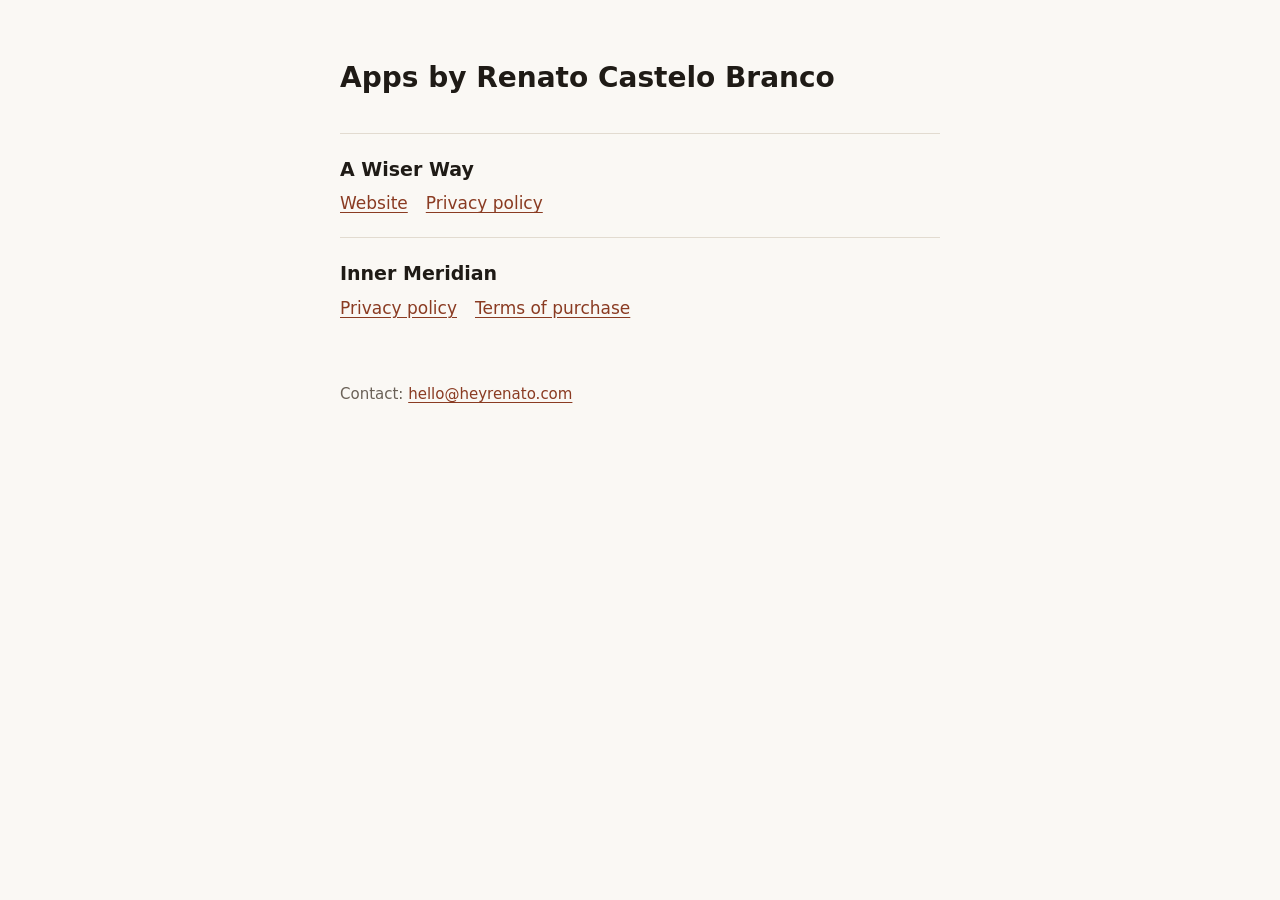
<file: index.html>
<!doctype html>
<html lang="en">
<head>
<meta charset="utf-8">
<meta name="viewport" content="width=device-width, initial-scale=1">
<title>Apps by Renato Castelo Branco</title>
<meta name="description" content="Privacy policies and terms for apps by Renato Castelo Branco.">
<style>
  :root { --bg: #FAF8F4; --text: #1F1B16; --muted: #6A6157; --line: #E2DBD0; --link: #8A3B22; }
  @media (prefers-color-scheme: dark) { :root { --bg: #15120F; --text: #F2ECE4; --muted: #B3A99D; --line: #ffffff22; --link: #F0A27A; } }
  * { box-sizing: border-box; }
  body { margin: 0; background: var(--bg); color: var(--text); font: 400 17px/1.6 system-ui, sans-serif; }
  main { max-width: 640px; margin: 0 auto; padding: 56px 20px 80px; }
  h1 { font-size: 28px; margin: 0 0 32px; font-weight: 600; }
  section { padding: 20px 0; border-top: 1px solid var(--line); }
  h2 { font-size: 19px; margin: 0 0 6px; font-weight: 600; }
  a { color: var(--link); text-underline-offset: 3px; margin-right: 18px; }
  footer { margin-top: 40px; color: var(--muted); font-size: 15px; }
</style>
</head>
<body>
<main>
<h1>Apps by Renato Castelo Branco</h1>
<section>
<h2>A Wiser Way</h2>
<a href="a-wiser-way/">Website</a><a href="a-wiser-way/privacy/">Privacy policy</a>
</section>
<section>
<h2>Inner Meridian</h2>
<a href="inner-meridian/privacy/">Privacy policy</a><a href="inner-meridian/terms/">Terms of purchase</a>
</section>
<footer>Contact: <a href="mailto:hello@heyrenato.com">hello@heyrenato.com</a></footer>
</main>
</body>
</html>
</file>
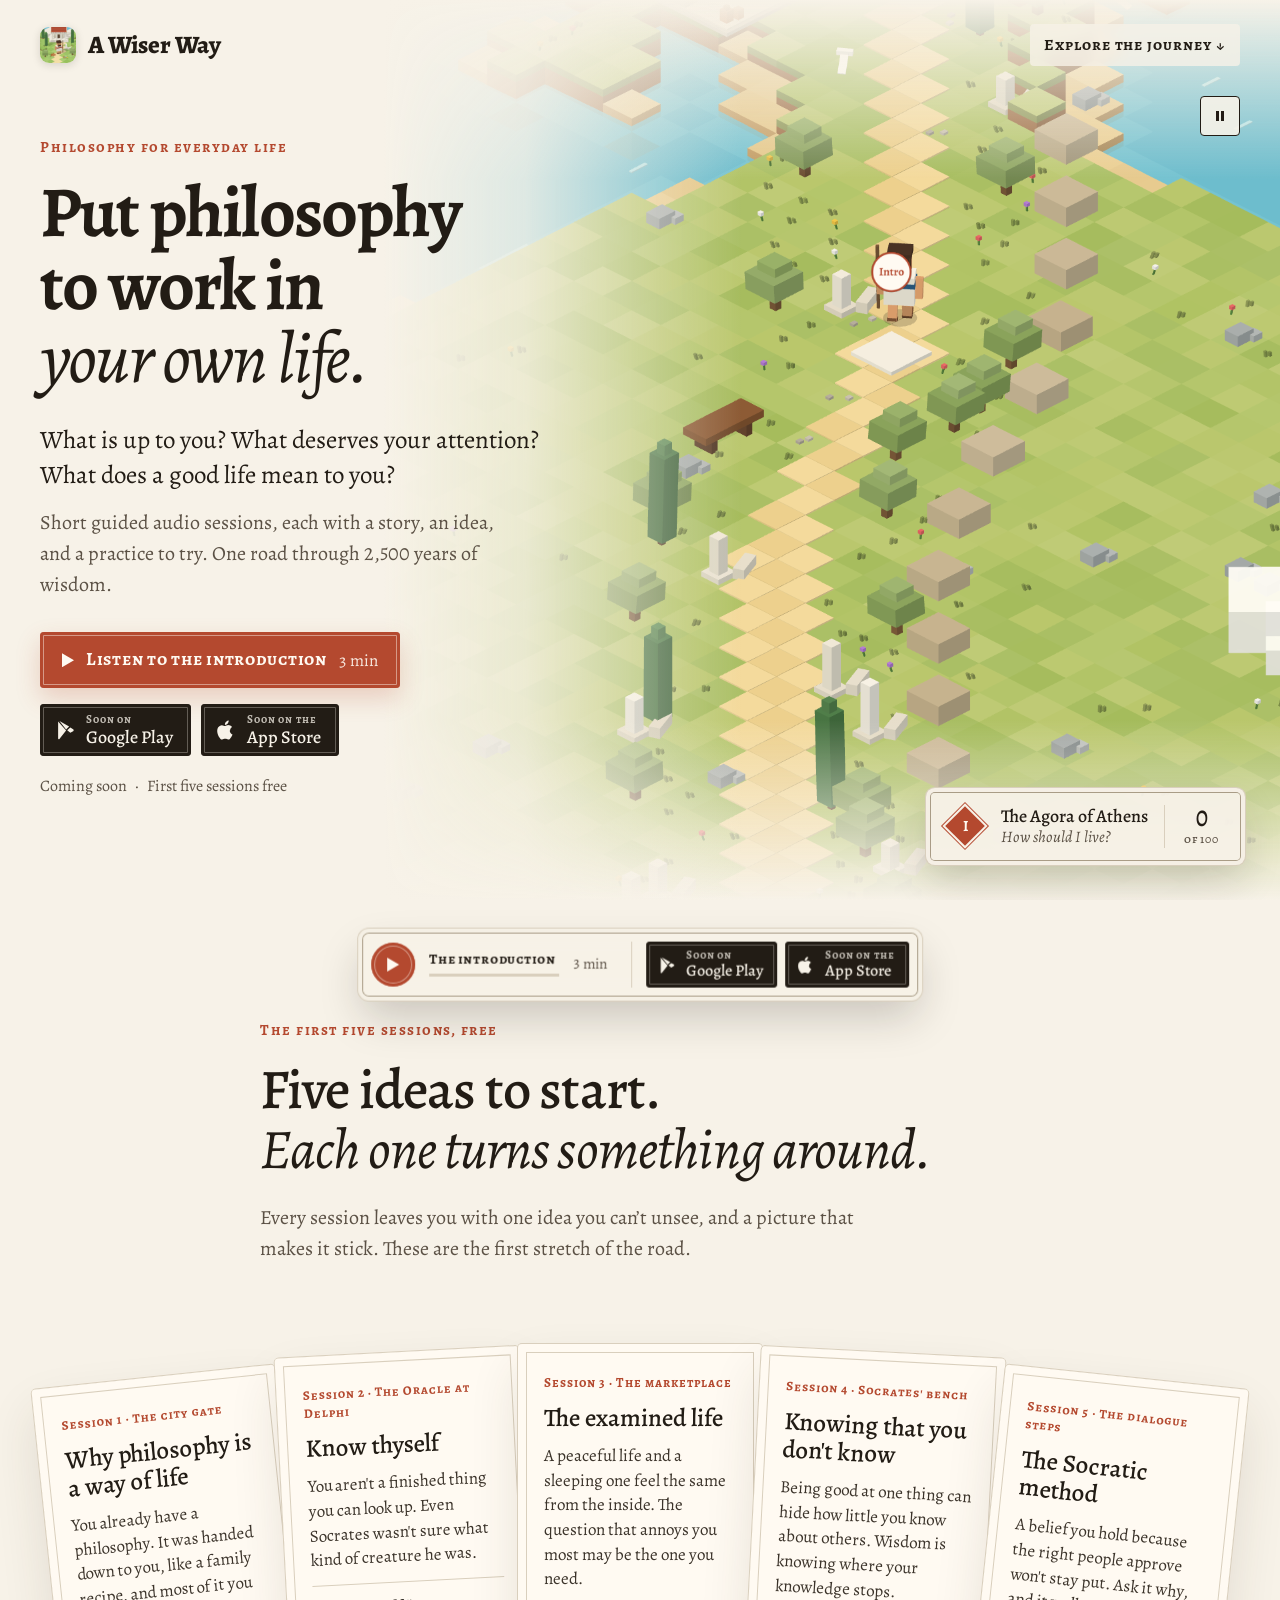
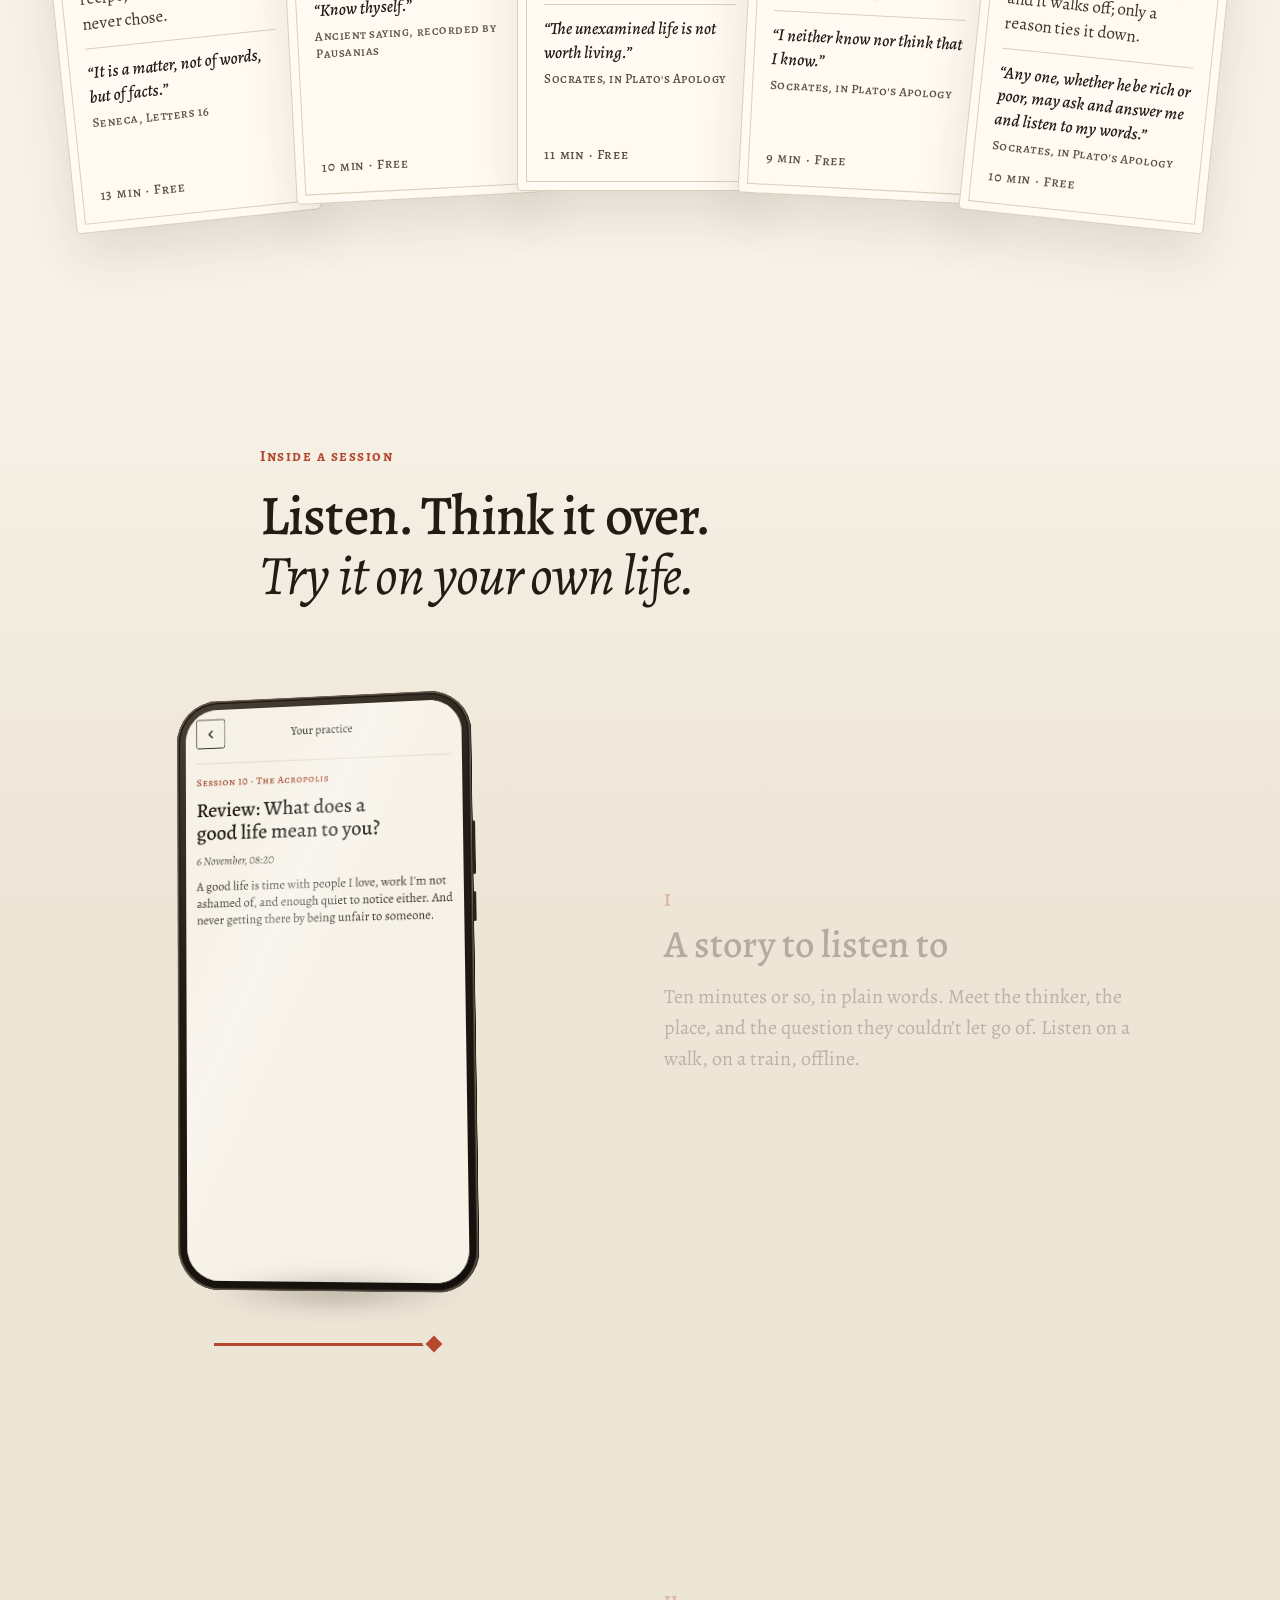
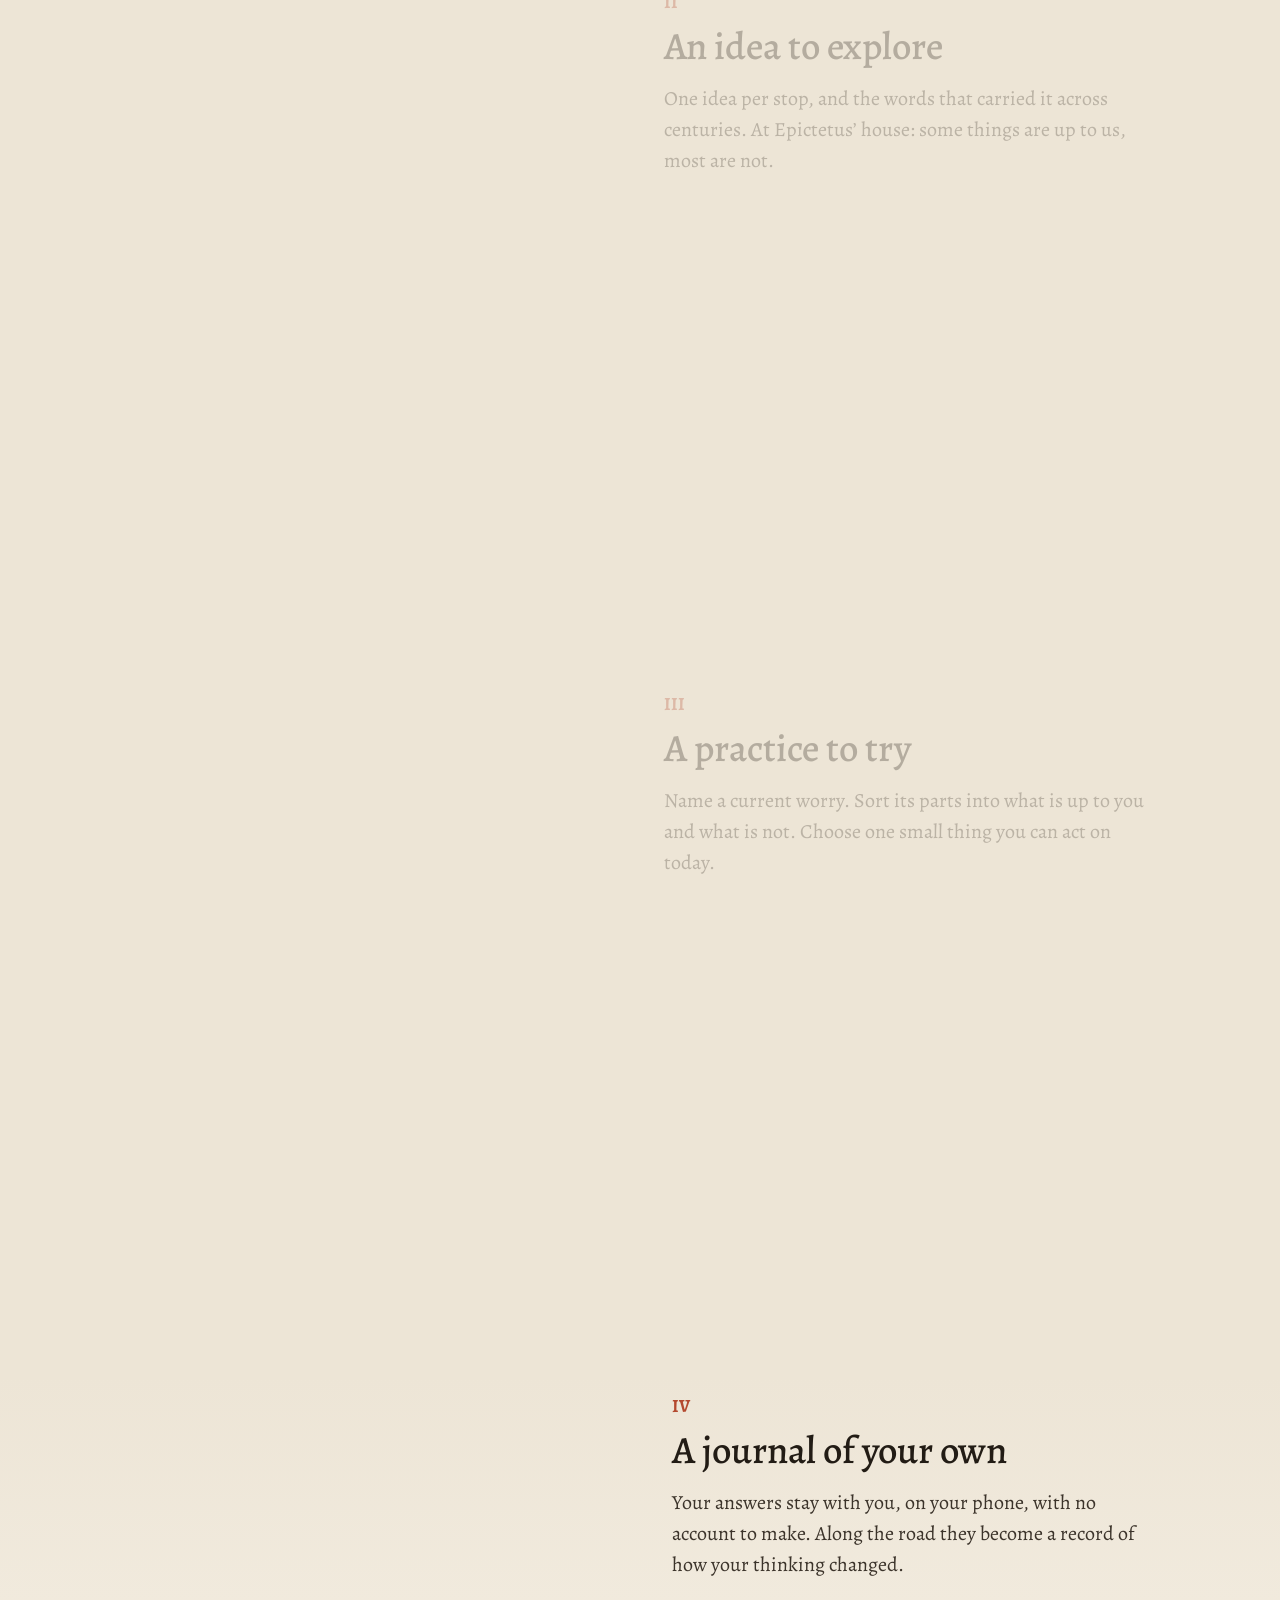
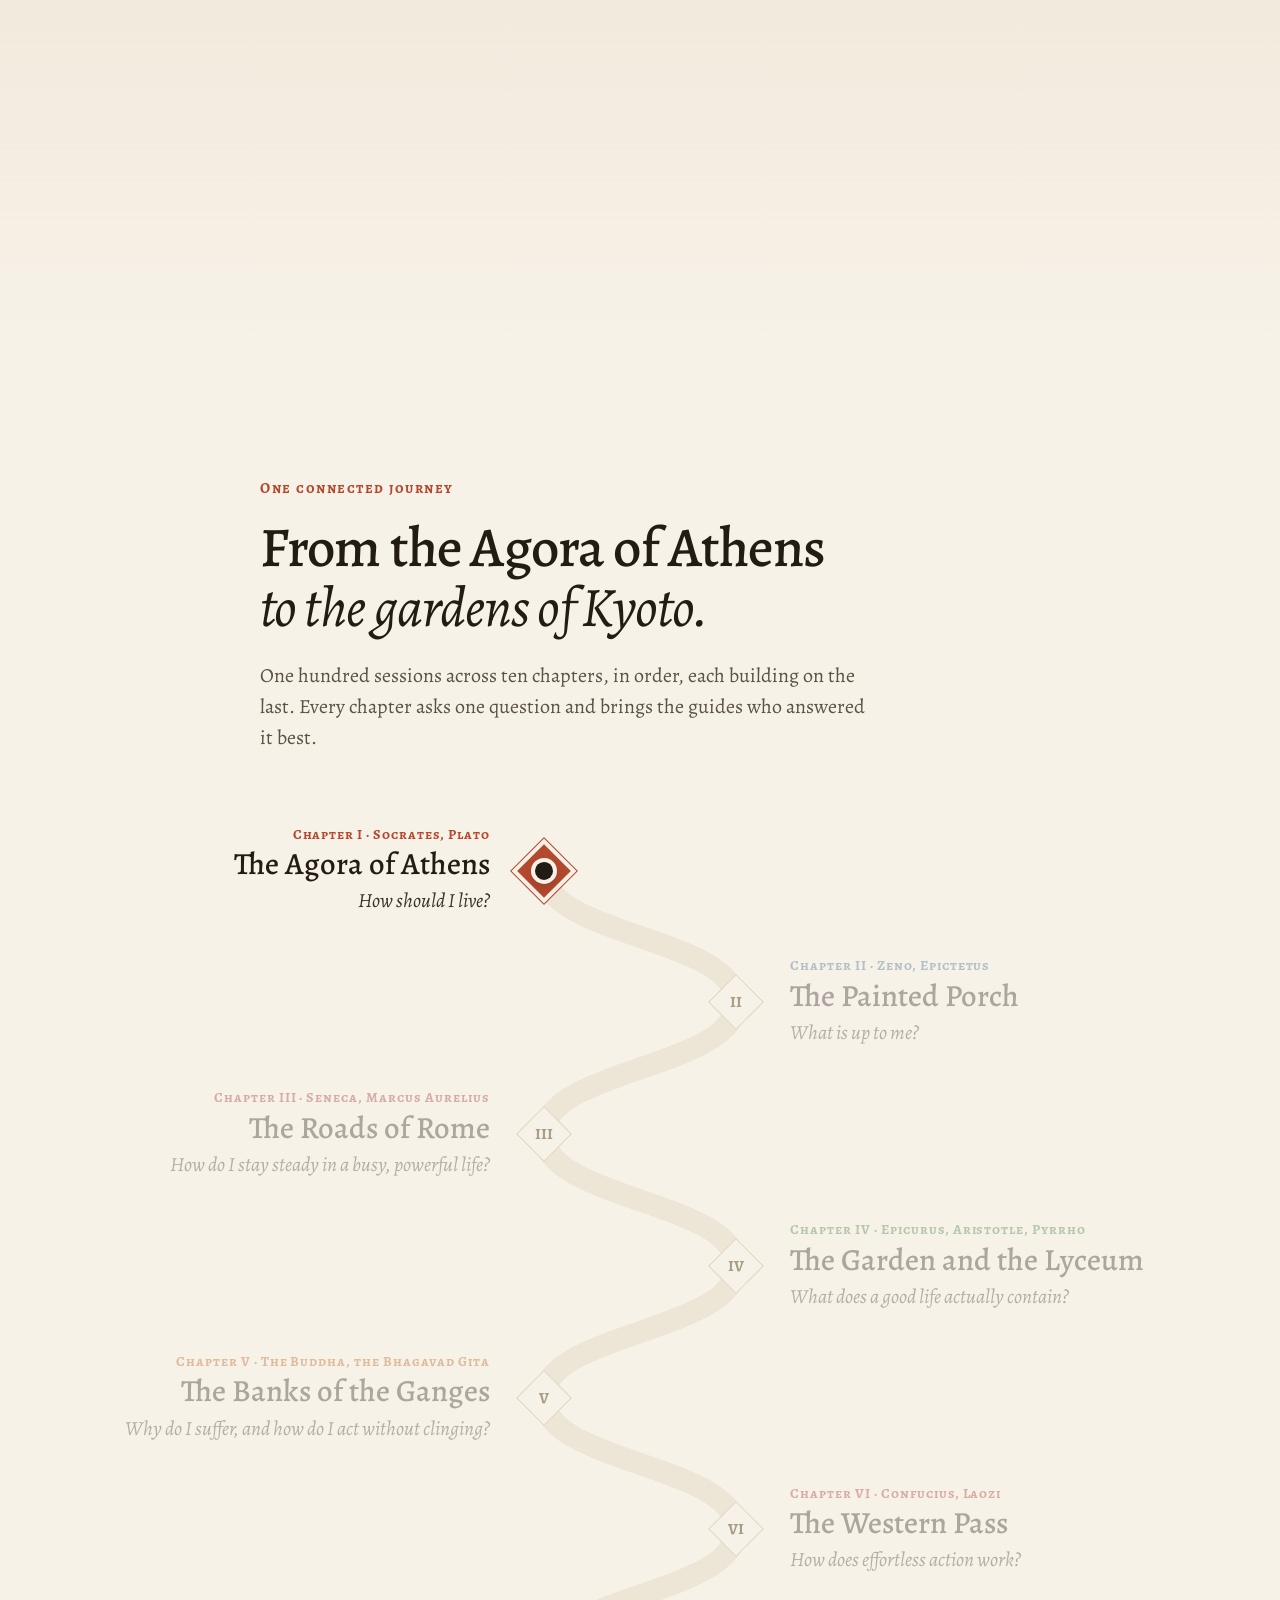
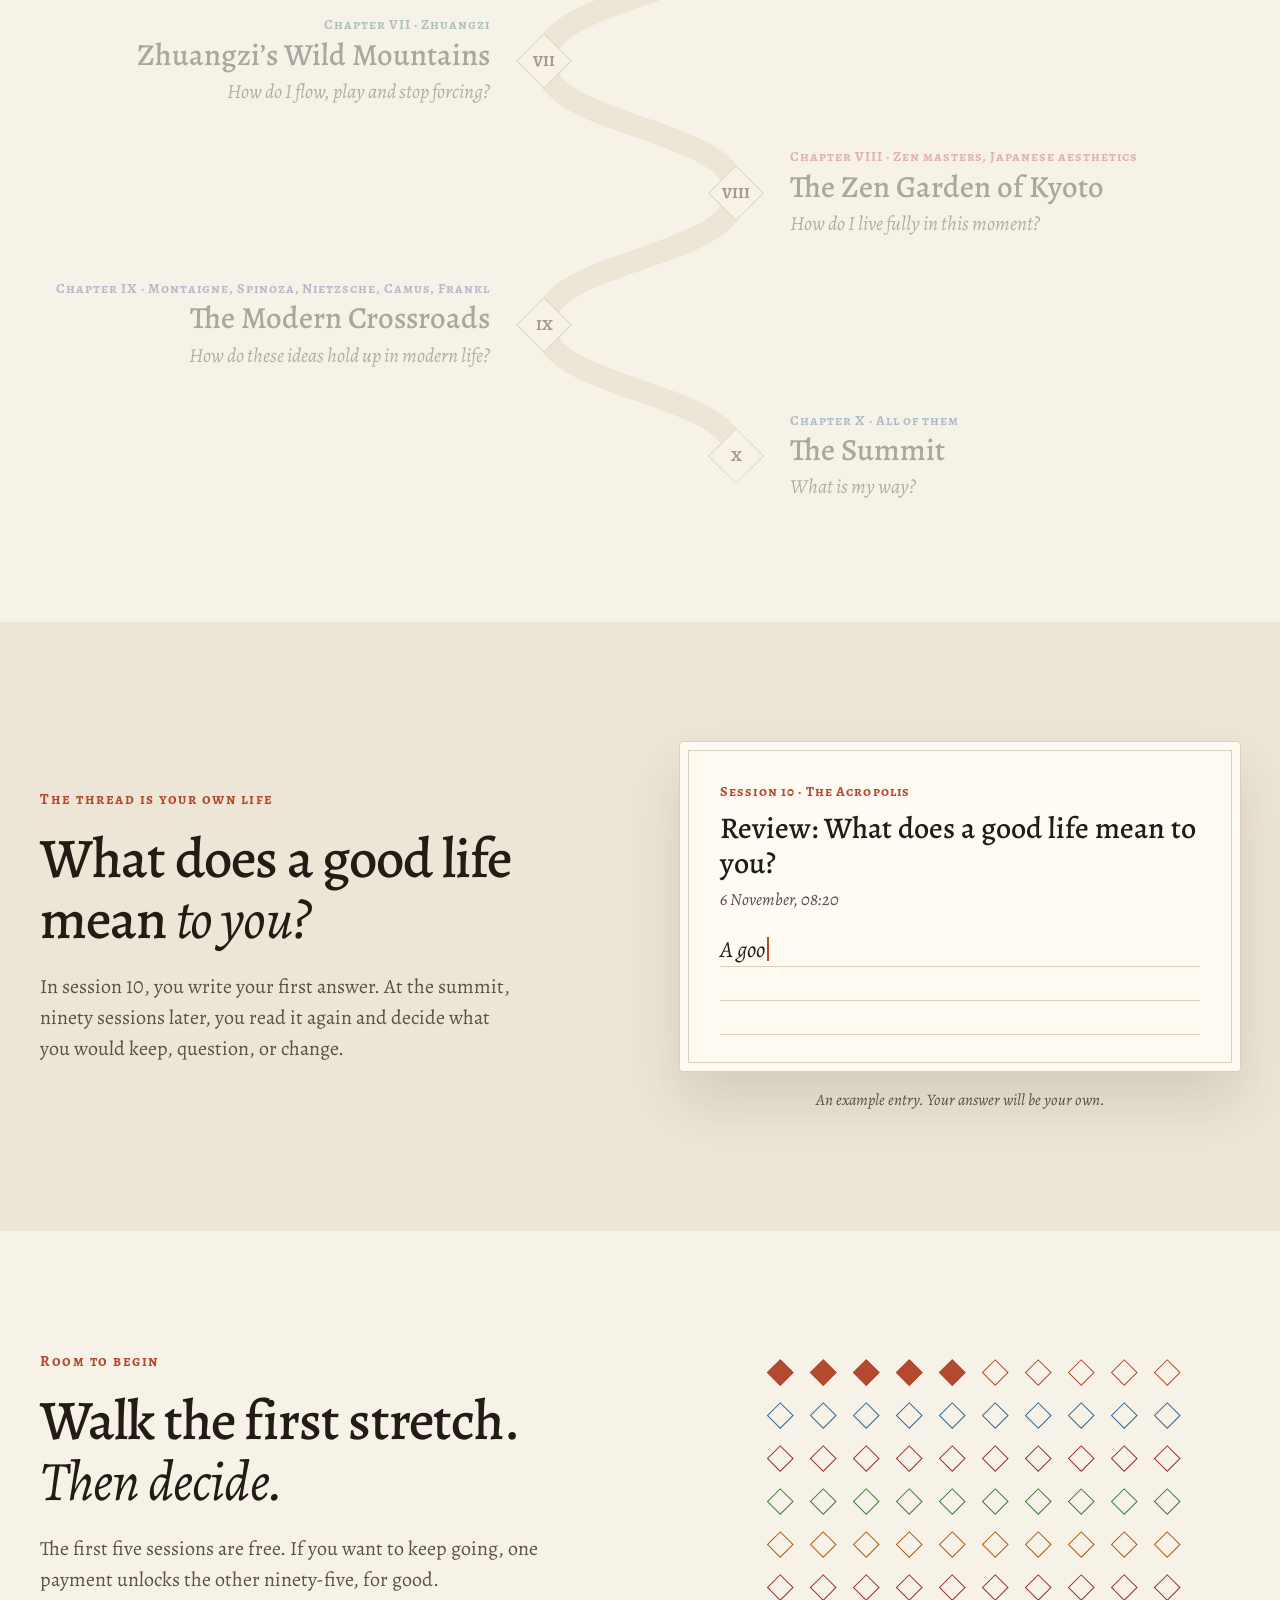
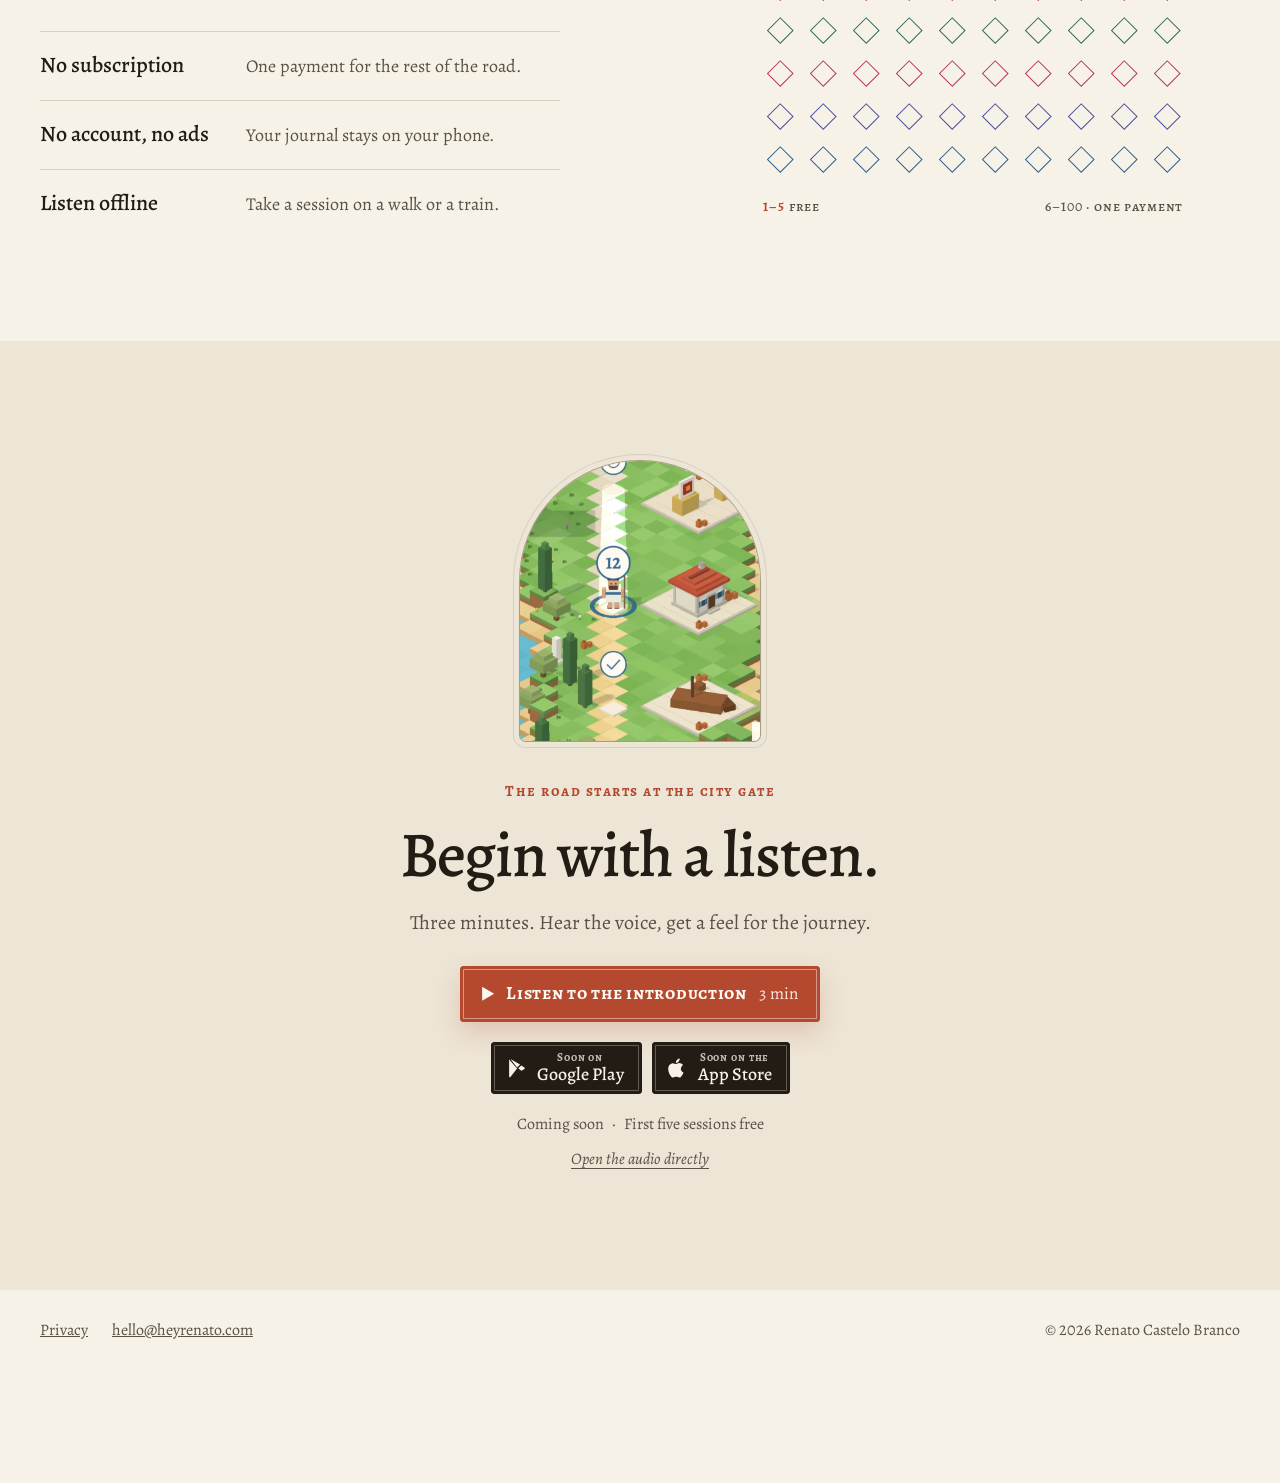
<file: a-wiser-way/index.html>
<!doctype html>
<html lang="en">
<head>
<meta charset="utf-8">
<meta name="viewport" content="width=device-width, initial-scale=1, viewport-fit=cover">
<title>A Wiser Way — put philosophy to work in everyday life</title>
<meta name="description" content="Explore what is up to you, what matters, and what makes a good life. A Wiser Way brings together guided audio, philosophical ideas, and small practices to try.">
<meta name="theme-color" content="#F7F2E8">
<meta property="og:title" content="A Wiser Way — philosophy for everyday life">
<meta property="og:description" content="A story to listen to. An idea to explore. A practice to try. Hear the introduction to A Wiser Way.">
<meta property="og:image" content="https://r-castelo.github.io/a-wiser-way/img/og.jpg">
<meta property="og:type" content="website">
<link rel="icon" href="img/favicon.png">
<link rel="apple-touch-icon" href="img/icon-192.png">
<link rel="preconnect" href="https://fonts.googleapis.com">
<link rel="preconnect" href="https://fonts.gstatic.com" crossorigin>
<link href="https://fonts.googleapis.com/css2?family=Alegreya:ital,wght@0,400;0,500;0,700;0,800;1,400;1,500&family=Alegreya+SC:wght@500;700&display=swap" rel="stylesheet">
<link rel="stylesheet" href="landing.css?v=5e87a769">
<noscript><style>.world-loader{display:none}</style></noscript>
</head>
<body>
<a class="skip-link" href="#main">Skip to content</a>
<header class="masthead">
  <a class="wordmark" href="#top" aria-label="A Wiser Way, home"><img src="img/icon-192.png" width="36" height="36" alt="">A Wiser Way</a>
  <a class="text-link" href="#free">Explore the journey <span aria-hidden="true">↓</span></a>
</header>
<main id="main">
  <section class="hero" id="top" aria-labelledby="hero-title">
    <div class="hero-world" id="world" aria-hidden="true">
      <div class="world-fallback"></div>
      <div class="world-loader"><span class="loader-steps"><i></i><i></i><i></i></span><span class="loader-text">Setting out from the city gate</span></div>
      <iframe id="world-frame" title="The road through A Wiser Way" data-src="world.html?v=d86fb967" tabindex="-1"></iframe>
      <script>
        // Start the world as early as the HTML allows, and only where it can run; otherwise the still image loads instead.
        (() => {
          let gl = false;
          try { const c = document.createElement('canvas'); gl = !!(c.getContext('webgl2') || c.getContext('webgl')); } catch { gl = false; }
          const frame = document.getElementById('world-frame');
          if (gl) frame.src = frame.dataset.src; else document.getElementById('world').classList.add('failed');
        })();
      </script>
    </div>
    <div class="hero-veil" aria-hidden="true"></div>
    <div class="hero-copy">
      <p class="eyebrow">Philosophy for everyday life</p>
      <h1 id="hero-title">Put philosophy<br>to work in<br><em>your own life.</em></h1>
      <p class="hero-lede">What is up to you? What deserves your attention? What does a good life mean to you?</p>
      <p class="hero-description">Short guided audio sessions, each with a story, an idea, and a practice to try. One road through 2,500 years of wisdom.</p>
      <div class="listen" id="listen">
        <button class="intro-play stamped" type="button" aria-pressed="false" aria-controls="intro-audio"><span class="intro-icon" aria-hidden="true"></span><span class="intro-label">Listen to the introduction</span><span class="intro-time">3 min</span></button>
        <div class="scrub" hidden>
          <input class="scrub-range" type="range" min="0" max="1000" value="0" step="1" aria-label="Seek the introduction">
          <span class="scrub-time"><span class="scrub-now">0:00</span><span class="scrub-left">−3:00</span></span>
        </div>
        <p class="audio-status" role="status"></p>
      </div>
      <div class="stores"><a class="store" href="#" aria-disabled="true" data-store="play"><svg aria-hidden="true" viewBox="0 0 24 24" width="22" height="22"><path d="M4.5 2.6v18.8c0 .5.5.8 1 .6l10.9-6.3-3.2-3.2zM17.8 15.1l3.1-1.8c.8-.5.8-1.6 0-2.1l-3.1-1.8-3.4 2.9zM5.9 2.1l10.6 6.1-3.3 3.3zm7.3 10.4l3.3 3.3L5.9 21.9z" fill="currentColor"/></svg><span><small>Soon on</small>Google Play</span></a><a class="store" href="#" aria-disabled="true" data-store="apple"><svg aria-hidden="true" viewBox="0 0 24 24" width="22" height="22"><path d="M16.4 12.6c0-2.6 2.1-3.8 2.2-3.9-1.2-1.8-3.1-2-3.7-2-1.6-.2-3.1.9-3.9.9s-2.1-.9-3.4-.9c-1.7 0-3.3 1-4.3 2.6-1.8 3.2-.5 7.9 1.3 10.5.9 1.3 1.9 2.7 3.2 2.6 1.3 0 1.8-.8 3.3-.8s2 .8 3.4.8 2.2-1.3 3.1-2.6c1-1.5 1.4-2.9 1.4-3-.1 0-2.9-1.1-2.9-4.2zM13.9 4.9c.7-.9 1.2-2 1-3.2-1 0-2.3.7-3 1.6-.7.8-1.2 2-1.1 3.1 1.2.1 2.3-.6 3.1-1.5z" fill="currentColor"/></svg><span><small>Soon on the</small>App Store</span></a></div>
      <p class="availability">Coming soon <span aria-hidden="true">·</span> First five sessions free</p>
    </div>
    <div class="plaque" id="plaque" aria-hidden="true">
      <span class="plaque-numeral">I</span>
      <span class="plaque-text"><span class="plaque-name">The Agora of Athens</span><span class="plaque-question">How should I live?</span></span>
      <span class="plaque-count"><span id="plaque-session">1</span><small>of 100</small></span>
    </div>
    <button class="motion-toggle" type="button" hidden aria-pressed="false" aria-label="Pause animation"><svg aria-hidden="true" width="14" height="14" viewBox="0 0 14 14"><path class="i-pause" d="M3 2h3v10H3zM8 2h3v10H8z"/><path class="i-play" d="M3 1.5l9 5.5-9 5.5z"/></svg></button>
    <audio id="intro-audio" preload="none" src="audio/intro.mp3"></audio>
  </section>

  <section class="free section" id="free" aria-labelledby="free-title">
    <div class="wrap section-intro reveal">
      <p class="eyebrow">The first five sessions, free</p>
      <h2 id="free-title">Five ideas to start.<br><em>Each one turns something around.</em></h2>
      <p>Every session leaves you with one idea you can’t unsee, and a picture that makes it stick. These are the first stretch of the road.</p>
    </div>
    <ol class="deck" aria-label="The first five sessions">
      <li class="card" style="--i:0">
        <p class="card-eyebrow">Session 1 · The city gate</p>
        <h3>Why philosophy is a way of life</h3>
        <p class="card-about">You already have a philosophy. It was handed down to you, like a family recipe, and most of it you never chose.</p>
        <blockquote>“It is a matter, not of words, but of facts.”<cite>Seneca, Letters 16</cite></blockquote>
        <p class="card-foot">13 min <span aria-hidden="true">·</span> Free</p>
      </li>
      <li class="card" style="--i:1">
        <p class="card-eyebrow">Session 2 · The Oracle at Delphi</p>
        <h3>Know thyself</h3>
        <p class="card-about">You aren't a finished thing you can look up. Even Socrates wasn't sure what kind of creature he was.</p>
        <blockquote>“Know thyself.”<cite>Ancient saying, recorded by Pausanias</cite></blockquote>
        <p class="card-foot">10 min <span aria-hidden="true">·</span> Free</p>
      </li>
      <li class="card" style="--i:2">
        <p class="card-eyebrow">Session 3 · The marketplace</p>
        <h3>The examined life</h3>
        <p class="card-about">A peaceful life and a sleeping one feel the same from the inside. The question that annoys you most may be the one you need.</p>
        <blockquote>“The unexamined life is not worth living.”<cite>Socrates, in Plato's Apology</cite></blockquote>
        <p class="card-foot">11 min <span aria-hidden="true">·</span> Free</p>
      </li>
      <li class="card" style="--i:3">
        <p class="card-eyebrow">Session 4 · Socrates' bench</p>
        <h3>Knowing that you don't know</h3>
        <p class="card-about">Being good at one thing can hide how little you know about others. Wisdom is knowing where your knowledge stops.</p>
        <blockquote>“I neither know nor think that I know.”<cite>Socrates, in Plato's Apology</cite></blockquote>
        <p class="card-foot">9 min <span aria-hidden="true">·</span> Free</p>
      </li>
      <li class="card" style="--i:4">
        <p class="card-eyebrow">Session 5 · The dialogue steps</p>
        <h3>The Socratic method</h3>
        <p class="card-about">A belief you hold because the right people approve won't stay put. Ask it why, and it walks off; only a reason ties it down.</p>
        <blockquote>“Any one, whether he be rich or poor, may ask and answer me and listen to my words.”<cite>Socrates, in Plato's Apology</cite></blockquote>
        <p class="card-foot">10 min <span aria-hidden="true">·</span> Free</p>
      </li>
    </ol>
  </section>

  <section class="how section" id="how" aria-labelledby="how-title">
    <div class="wrap section-intro reveal">
      <p class="eyebrow">Inside a session</p>
      <h2 id="how-title">Listen. Think it over.<br><em>Try it on your own life.</em></h2>
    </div>
    <div class="wrap how-layout">
      <div class="stage" aria-hidden="true">
        <div class="device" id="device">
          <div class="device-body">
            <div class="device-screen">
              <img class="shot is-on" data-shot="0" src="img/player.webp" width="540" height="1106" alt="">
              <img class="shot" data-shot="1" src="img/card.webp" width="540" height="1106" loading="lazy" alt="">
              <img class="shot" data-shot="2" src="img/reflect.webp" width="540" height="1106" loading="lazy" alt="">
              <img class="shot" data-shot="3" src="img/journal.webp" width="540" height="1106" loading="lazy" alt="">
              <span class="glare"></span>
            </div>
          </div>
          <span class="device-key k1"></span><span class="device-key k2"></span>
        </div>
        <div class="device-shadow"></div>
        <div class="track" id="track"><span class="track-fill"></span><span class="track-diamond"></span></div>
      </div>
      <div class="step-tabs" aria-label="Parts of a session"><button type="button" aria-pressed="true">Listen</button><button type="button" aria-pressed="false">Idea</button><button type="button" aria-pressed="false">Practice</button><button type="button" aria-pressed="false">Journal</button></div>
      <ol class="steps">
        <li class="step is-on" data-step="0">
          <span class="step-number">I</span>
          <h3>A story to listen to</h3>
          <p>Ten minutes or so, in plain words. Meet the thinker, the place, and the question they couldn’t let go of. Listen on a walk, on a train, offline.</p>
          <p class="step-alt">The player for session 1, Why philosophy is a way of life, with its story, idea and reflection parts.</p>
        </li>
        <li class="step" data-step="1">
          <span class="step-number">II</span>
          <h3>An idea to explore</h3>
          <p>One idea per stop, and the words that carried it across centuries. At Epictetus’ house: some things are up to us, most are not.</p>
          <p class="step-alt">The session card for The dichotomy of control, with a quote from Epictetus.</p>
        </li>
        <li class="step" data-step="2">
          <span class="step-number">III</span>
          <h3>A practice to try</h3>
          <p>Name a current worry. Sort its parts into what is up to you and what is not. Choose one small thing you can act on today.</p>
          <p class="step-alt">A practice that sorts a worry about moving flat into two columns.</p>
        </li>
        <li class="step" data-step="3">
          <span class="step-number">IV</span>
          <h3>A journal of your own</h3>
          <p>Your answers stay with you, on your phone, with no account to make. Along the road they become a record of how your thinking changed.</p>
          <p class="step-alt">A saved journal entry for session 10.</p>
        </li>
      </ol>
    </div>
  </section>

  <section class="road section" id="road" aria-labelledby="road-title">
    <div class="wrap section-intro reveal">
      <p class="eyebrow">One connected journey</p>
      <h2 id="road-title">From the Agora of Athens<br><em>to the gardens of Kyoto.</em></h2>
      <p>One hundred sessions across ten chapters, in order, each building on the last. Every chapter asks one question and brings the guides who answered it best.</p>
    </div>
    <div class="wrap road-map">
      <svg class="road-line" aria-hidden="true"><path class="road-bed"/><path class="road-ink"/></svg>
      <span class="road-walker" aria-hidden="true"></span>
      <ol class="stops">
        <li class="stop" style="--accent:#B4492F">
          <span class="stop-mark" aria-hidden="true"><span>I</span></span>
          <div class="stop-text"><p class="stop-guides">Chapter I · Socrates, Plato</p><h3>The Agora of Athens</h3><p class="stop-q">How should I live?</p></div>
        </li>
        <li class="stop" style="--accent:#2F6690">
          <span class="stop-mark" aria-hidden="true"><span>II</span></span>
          <div class="stop-text"><p class="stop-guides">Chapter II · Zeno, Epictetus</p><h3>The Painted Porch</h3><p class="stop-q">What is up to me?</p></div>
        </li>
        <li class="stop" style="--accent:#9B2C2C">
          <span class="stop-mark" aria-hidden="true"><span>III</span></span>
          <div class="stop-text"><p class="stop-guides">Chapter III · Seneca, Marcus Aurelius</p><h3>The Roads of Rome</h3><p class="stop-q">How do I stay steady in a busy, powerful life?</p></div>
        </li>
        <li class="stop" style="--accent:#3F7A3A">
          <span class="stop-mark" aria-hidden="true"><span>IV</span></span>
          <div class="stop-text"><p class="stop-guides">Chapter IV · Epicurus, Aristotle, Pyrrho</p><h3>The Garden and the Lyceum</h3><p class="stop-q">What does a good life actually contain?</p></div>
        </li>
        <li class="stop" style="--accent:#B4570F">
          <span class="stop-mark" aria-hidden="true"><span>V</span></span>
          <div class="stop-text"><p class="stop-guides">Chapter V · The Buddha, the Bhagavad Gita</p><h3>The Banks of the Ganges</h3><p class="stop-q">Why do I suffer, and how do I act without clinging?</p></div>
        </li>
        <li class="stop" style="--accent:#A12E2E">
          <span class="stop-mark" aria-hidden="true"><span>VI</span></span>
          <div class="stop-text"><p class="stop-guides">Chapter VI · Confucius, Laozi</p><h3>The Western Pass</h3><p class="stop-q">How does effortless action work?</p></div>
        </li>
        <li class="stop" style="--accent:#2E6B5E">
          <span class="stop-mark" aria-hidden="true"><span>VII</span></span>
          <div class="stop-text"><p class="stop-guides">Chapter VII · Zhuangzi</p><h3>Zhuangzi’s Wild Mountains</h3><p class="stop-q">How do I flow, play and stop forcing?</p></div>
        </li>
        <li class="stop" style="--accent:#B23A5A">
          <span class="stop-mark" aria-hidden="true"><span>VIII</span></span>
          <div class="stop-text"><p class="stop-guides">Chapter VIII · Zen masters, Japanese aesthetics</p><h3>The Zen Garden of Kyoto</h3><p class="stop-q">How do I live fully in this moment?</p></div>
        </li>
        <li class="stop" style="--accent:#4A4E9A">
          <span class="stop-mark" aria-hidden="true"><span>IX</span></span>
          <div class="stop-text"><p class="stop-guides">Chapter IX · Montaigne, Spinoza, Nietzsche, Camus, Frankl</p><h3>The Modern Crossroads</h3><p class="stop-q">How do these ideas hold up in modern life?</p></div>
        </li>
        <li class="stop" style="--accent:#2D5F8A">
          <span class="stop-mark" aria-hidden="true"><span>X</span></span>
          <div class="stop-text"><p class="stop-guides">Chapter X · All of them</p><h3>The Summit</h3><p class="stop-q">What is my way?</p></div>
        </li>
      </ol>
    </div>
  </section>

  <section class="journal section" aria-labelledby="journal-title">
    <div class="wrap journal-layout">
      <div class="journal-text reveal">
        <p class="eyebrow">The thread is your own life</p>
        <h2 id="journal-title">What does a good life<br>mean <em>to you?</em></h2>
        <p>In session 10, you write your first answer. At the summit, ninety sessions later, you read it again and decide what you would keep, question, or change.</p>
      </div>
      <figure class="page reveal">
        <div class="page-inner">
          <p class="page-eyebrow">Session 10 · The Acropolis</p>
          <p class="page-title">Review: What does a good life mean to you?</p>
          <p class="page-date">6 November, 08:20</p>
          <p class="page-entry" data-text="A good life is time with people I love, work I’m not ashamed of, and enough quiet to notice either. And never getting there by being unfair to someone.">A good life is time with people I love, work I’m not ashamed of, and enough quiet to notice either. And never getting there by being unfair to someone.</p>
        </div>
        <figcaption>An example entry. Your answer will be your own.</figcaption>
      </figure>
    </div>
  </section>

  <section class="offer section" aria-labelledby="offer-title">
    <div class="wrap offer-layout">
      <div class="reveal">
        <p class="eyebrow">Room to begin</p>
        <h2 id="offer-title">Walk the first stretch.<br><em>Then decide.</em></h2>
        <p class="offer-text">The first five sessions are free. If you want to keep going, one payment unlocks the other ninety-five, for good.</p>
        <ul class="promises">
          <li><strong>No subscription</strong><span>One payment for the rest of the road.</span></li>
          <li><strong>No account, no ads</strong><span>Your journal stays on your phone.</span></li>
          <li><strong>Listen offline</strong><span>Take a session on a walk or a train.</span></li>
        </ul>
      </div>
      <div class="hundred" id="hundred" role="img" aria-label="One hundred sessions in ten rows; the first five are free."></div>
    </div>
  </section>

  <section class="closing section" aria-labelledby="closing-title">
    <div class="wrap closing-inner">
      <div class="arch reveal" aria-hidden="true"><img src="img/fallback.webp" alt="" loading="lazy"></div>
      <p class="eyebrow">The road starts at the city gate</p>
      <h2 id="closing-title">Begin with a listen.</h2>
      <p class="closing-text">Three minutes. Hear the voice, get a feel for the journey.</p>
      <button class="intro-play stamped" type="button" aria-pressed="false" aria-controls="intro-audio"><span class="intro-icon" aria-hidden="true"></span><span class="intro-label">Listen to the introduction</span><span class="intro-time">3 min</span></button>
      <div class="stores stores-center"><a class="store" href="#" aria-disabled="true" data-store="play"><svg aria-hidden="true" viewBox="0 0 24 24" width="22" height="22"><path d="M4.5 2.6v18.8c0 .5.5.8 1 .6l10.9-6.3-3.2-3.2zM17.8 15.1l3.1-1.8c.8-.5.8-1.6 0-2.1l-3.1-1.8-3.4 2.9zM5.9 2.1l10.6 6.1-3.3 3.3zm7.3 10.4l3.3 3.3L5.9 21.9z" fill="currentColor"/></svg><span><small>Soon on</small>Google Play</span></a><a class="store" href="#" aria-disabled="true" data-store="apple"><svg aria-hidden="true" viewBox="0 0 24 24" width="22" height="22"><path d="M16.4 12.6c0-2.6 2.1-3.8 2.2-3.9-1.2-1.8-3.1-2-3.7-2-1.6-.2-3.1.9-3.9.9s-2.1-.9-3.4-.9c-1.7 0-3.3 1-4.3 2.6-1.8 3.2-.5 7.9 1.3 10.5.9 1.3 1.9 2.7 3.2 2.6 1.3 0 1.8-.8 3.3-.8s2 .8 3.4.8 2.2-1.3 3.1-2.6c1-1.5 1.4-2.9 1.4-3-.1 0-2.9-1.1-2.9-4.2zM13.9 4.9c.7-.9 1.2-2 1-3.2-1 0-2.3.7-3 1.6-.7.8-1.2 2-1.1 3.1 1.2.1 2.3-.6 3.1-1.5z" fill="currentColor"/></svg><span><small>Soon on the</small>App Store</span></a></div>
      <p class="availability">Coming soon <span aria-hidden="true">·</span> First five sessions free</p>
      <a class="audio-download" href="audio/intro.mp3">Open the audio directly</a>
    </div>
  </section>
</main>
<div class="dock" id="dock" role="region" aria-label="Listen and get the app">
  <span class="dock-progress" aria-hidden="true"><span class="mini-fill"></span></span>
  <button class="mini-play" type="button" aria-label="Play the introduction"><span class="intro-icon" aria-hidden="true"></span></button>
  <span class="mini-text"><span class="mini-label">The introduction</span><span class="mini-bar" aria-hidden="true"><span class="mini-fill"></span></span></span>
  <span class="mini-time">3 min</span>
  <div class="stores stores-dock"><a class="store" href="#" aria-disabled="true" data-store="play"><svg aria-hidden="true" viewBox="0 0 24 24" width="22" height="22"><path d="M4.5 2.6v18.8c0 .5.5.8 1 .6l10.9-6.3-3.2-3.2zM17.8 15.1l3.1-1.8c.8-.5.8-1.6 0-2.1l-3.1-1.8-3.4 2.9zM5.9 2.1l10.6 6.1-3.3 3.3zm7.3 10.4l3.3 3.3L5.9 21.9z" fill="currentColor"/></svg><span><small>Soon on</small>Google Play</span></a><a class="store" href="#" aria-disabled="true" data-store="apple"><svg aria-hidden="true" viewBox="0 0 24 24" width="22" height="22"><path d="M16.4 12.6c0-2.6 2.1-3.8 2.2-3.9-1.2-1.8-3.1-2-3.7-2-1.6-.2-3.1.9-3.9.9s-2.1-.9-3.4-.9c-1.7 0-3.3 1-4.3 2.6-1.8 3.2-.5 7.9 1.3 10.5.9 1.3 1.9 2.7 3.2 2.6 1.3 0 1.8-.8 3.3-.8s2 .8 3.4.8 2.2-1.3 3.1-2.6c1-1.5 1.4-2.9 1.4-3-.1 0-2.9-1.1-2.9-4.2zM13.9 4.9c.7-.9 1.2-2 1-3.2-1 0-2.3.7-3 1.6-.7.8-1.2 2-1.1 3.1 1.2.1 2.3-.6 3.1-1.5z" fill="currentColor"/></svg><span><small>Soon on the</small>App Store</span></a></div>
</div>
<footer class="site-footer wrap"><a href="privacy/">Privacy</a><a href="mailto:hello@heyrenato.com">hello@heyrenato.com</a><span>© 2026 Renato Castelo Branco</span></footer>
<script src="landing.js?v=4234d70b" defer></script>
</body>
</html>
</file>
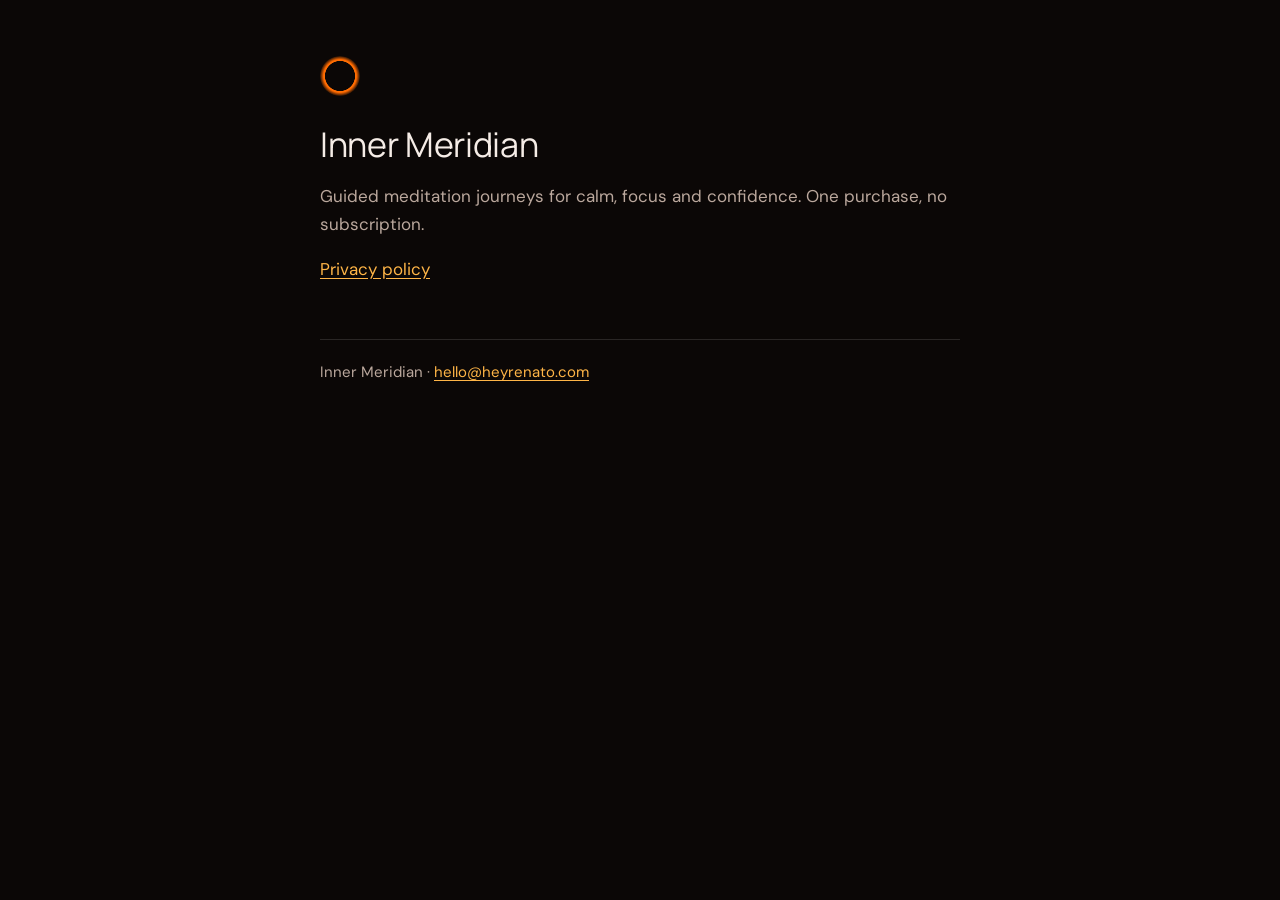
<file: inner-meridian/index.html>
<!doctype html>
<html lang="en">
<head>
<meta charset="utf-8">
<meta name="viewport" content="width=device-width, initial-scale=1">
<title>Inner Meridian</title>
<meta name="description" content="Inner Meridian: guided meditation journeys. One purchase, no subscription.">
<link rel="icon" href="favicon.png">
<link rel="preconnect" href="https://fonts.googleapis.com">
<link rel="preconnect" href="https://fonts.gstatic.com" crossorigin>
<link href="https://fonts.googleapis.com/css2?family=DM+Sans:wght@400;500&family=Manrope:wght@400;600&display=swap" rel="stylesheet">
<style>
  :root { --bg: #0b0706; --raised: #1e1612; --text: #f5ece6; --muted: #bba89d; --accent: #ffb547; --line: #ffffff20; }
  * { box-sizing: border-box; }
  body { margin: 0; background: var(--bg); color: var(--text); font: 400 17px/1.65 'DM Sans', system-ui, sans-serif; }
  main { max-width: 680px; margin: 0 auto; padding: 56px 20px 80px; }
  .mark { width: 40px; height: 40px; border-radius: 50%; margin-bottom: 28px;
    background: radial-gradient(circle at 50% 50%, var(--bg) 52%, transparent 54%),
                radial-gradient(circle at 50% 50%, #ffb547 0, #ff6a00 58%, #ff5a3c00 72%); }
  h1 { font: 400 34px/1.2 Manrope, system-ui, sans-serif; margin: 0 0 8px; letter-spacing: -0.01em; }
  h2 { font: 600 19px/1.4 Manrope, system-ui, sans-serif; margin: 40px 0 8px; }
  p, li { color: var(--text); }
  em { color: var(--muted); font-style: normal; }
  ul { padding-left: 1.2em; }
  li { margin: 6px 0; }
  a { color: var(--accent); text-underline-offset: 3px; }
  .lead { color: var(--muted); }
  footer { margin-top: 56px; padding-top: 20px; border-top: 1px solid var(--line); color: var(--muted); font-size: 15px; }
</style>
</head>
<body>
<main>
<div class="mark" aria-hidden="true"></div>
<h1>Inner Meridian</h1>
<p class="lead">Guided meditation journeys for calm, focus and confidence. One purchase, no subscription.</p>
<p><a href="privacy/">Privacy policy</a></p>
<footer>Inner Meridian · <a href="mailto:hello@heyrenato.com">hello@heyrenato.com</a></footer>
</main>
</body>
</html>
</file>
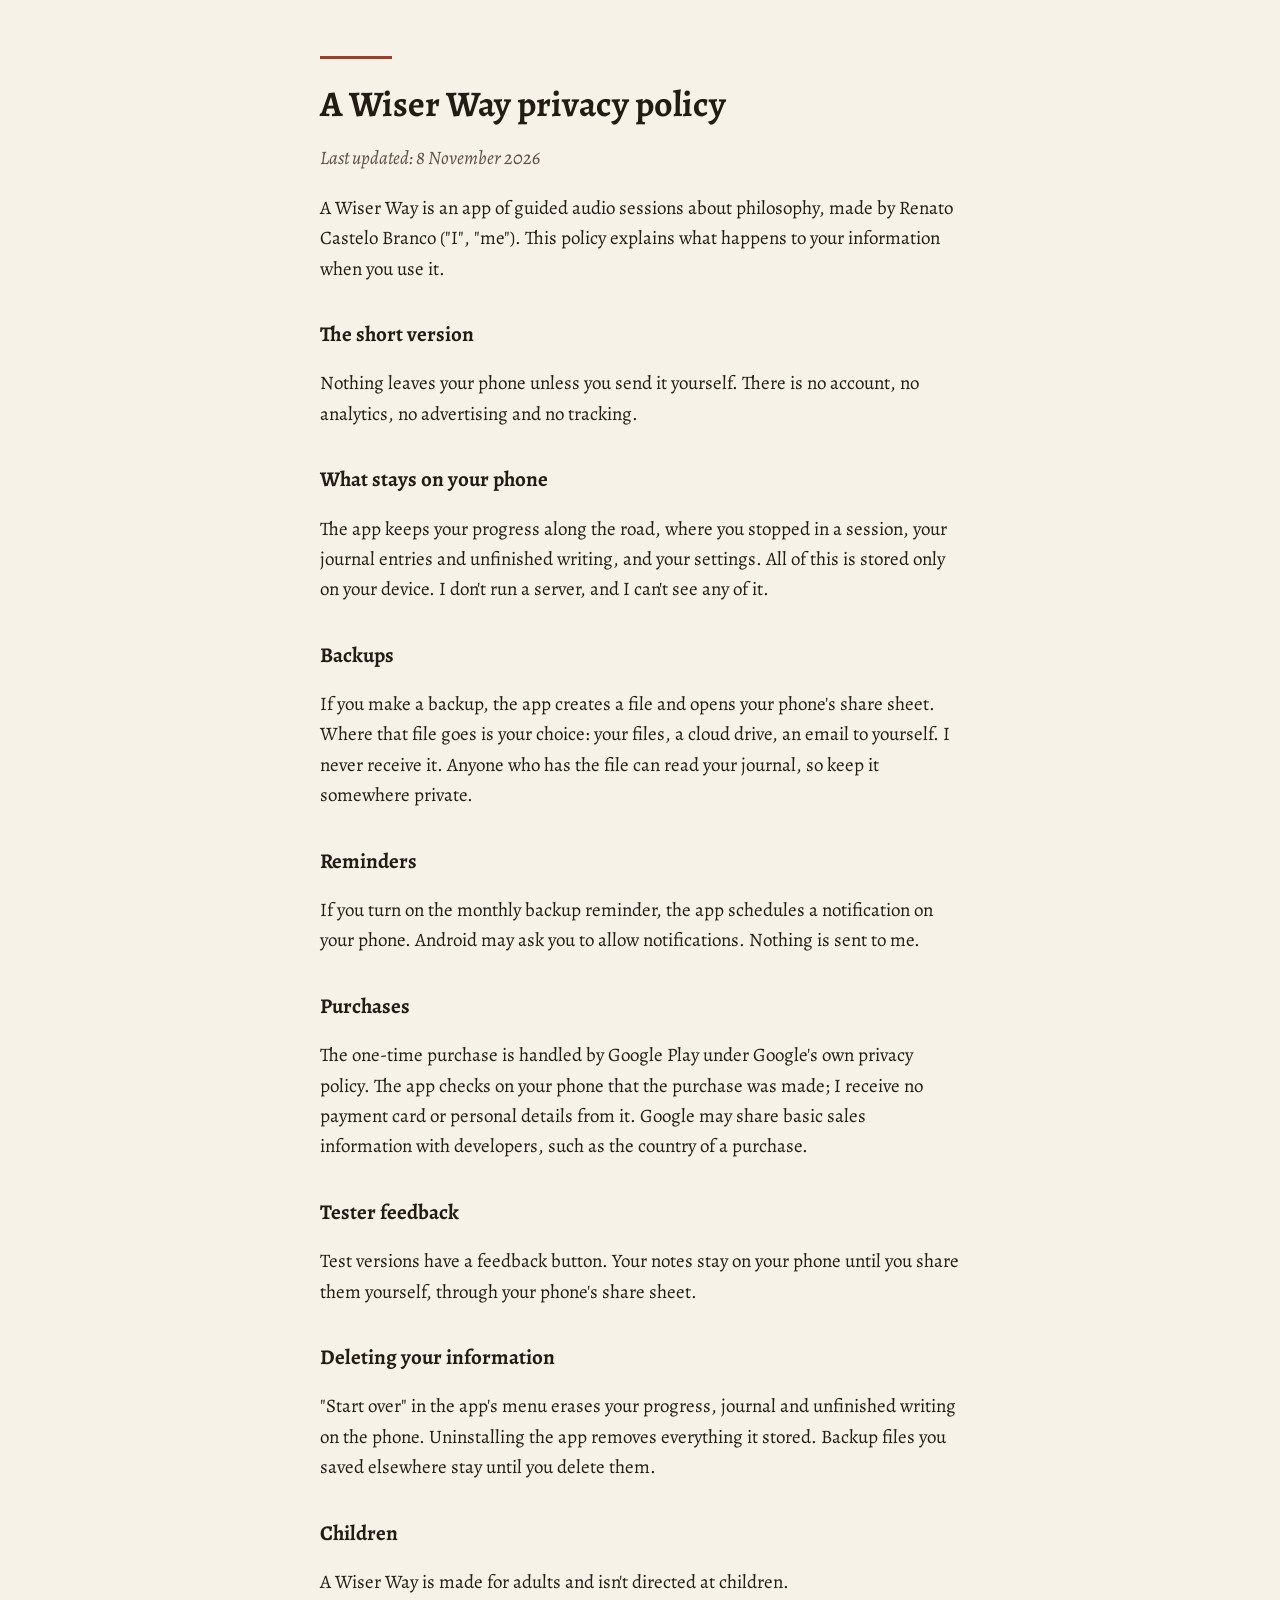
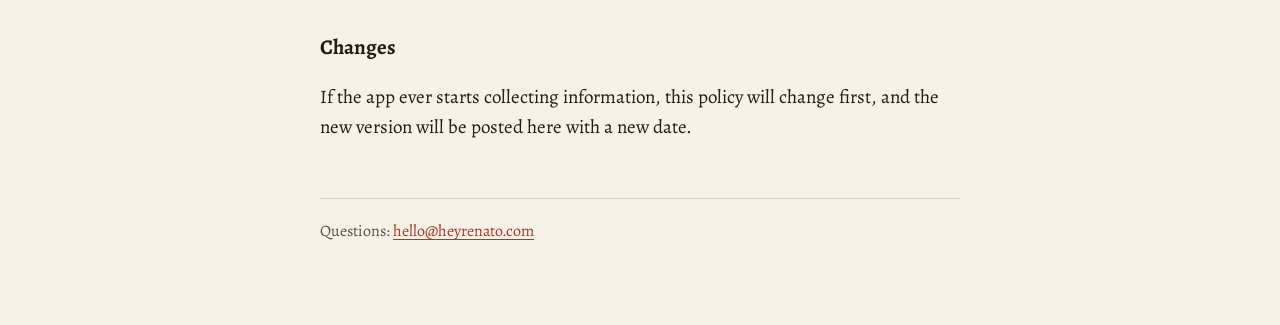
<file: a-wiser-way/privacy/index.html>
<!doctype html>
<html lang="en">
<head>
<meta charset="utf-8">
<meta name="viewport" content="width=device-width, initial-scale=1">
<title>A Wiser Way privacy policy</title>
<meta name="description" content="How A Wiser Way handles your information: no account, no tracking, everything stays on your phone.">
<link rel="icon" href="../icon.png">
<link rel="preconnect" href="https://fonts.googleapis.com">
<link rel="preconnect" href="https://fonts.gstatic.com" crossorigin>
<link href="https://fonts.googleapis.com/css2?family=Alegreya:ital,wght@0,400;0,700;1,400&display=swap" rel="stylesheet">
<style>
  :root { --bg: #F7F2E8; --text: #221C15; --muted: #5B5145; --accent: #A33A2A; --line: #D9CFBD; }
  * { box-sizing: border-box; }
  body { margin: 0; background: var(--bg); color: var(--text); font: 400 19px/1.6 Alegreya, Georgia, serif; }
  main { max-width: 680px; margin: 0 auto; padding: 56px 20px 80px; }
  .rule { width: 72px; height: 3px; background: var(--accent); margin-bottom: 24px; }
  h1 { font: 700 36px/1.15 Alegreya, Georgia, serif; margin: 0 0 8px; }
  h2 { font: 700 21px/1.4 Alegreya, Georgia, serif; margin: 36px 0 6px; }
  em { color: var(--muted); }
  a { color: var(--accent); text-underline-offset: 3px; }
  footer { margin-top: 56px; padding-top: 20px; border-top: 1px solid var(--line); color: var(--muted); font-size: 16px; }
</style>
</head>
<body>
<main>
<div class="rule" aria-hidden="true"></div>
<h1>A Wiser Way privacy policy</h1>
<p><em>Last updated: 8 November 2026</em></p>
<p>A Wiser Way is an app of guided audio sessions about philosophy, made by Renato Castelo Branco ("I", "me"). This policy explains what happens to your information when you use it.</p>
<h2>The short version</h2>
<p>Nothing leaves your phone unless you send it yourself. There is no account, no analytics, no advertising and no tracking.</p>
<h2>What stays on your phone</h2>
<p>The app keeps your progress along the road, where you stopped in a session, your journal entries and unfinished writing, and your settings. All of this is stored only on your device. I don't run a server, and I can't see any of it.</p>
<h2>Backups</h2>
<p>If you make a backup, the app creates a file and opens your phone's share sheet. Where that file goes is your choice: your files, a cloud drive, an email to yourself. I never receive it. Anyone who has the file can read your journal, so keep it somewhere private.</p>
<h2>Reminders</h2>
<p>If you turn on the monthly backup reminder, the app schedules a notification on your phone. Android may ask you to allow notifications. Nothing is sent to me.</p>
<h2>Purchases</h2>
<p>The one-time purchase is handled by Google Play under Google's own privacy policy. The app checks on your phone that the purchase was made; I receive no payment card or personal details from it. Google may share basic sales information with developers, such as the country of a purchase.</p>
<h2>Tester feedback</h2>
<p>Test versions have a feedback button. Your notes stay on your phone until you share them yourself, through your phone's share sheet.</p>
<h2>Deleting your information</h2>
<p>"Start over" in the app's menu erases your progress, journal and unfinished writing on the phone. Uninstalling the app removes everything it stored. Backup files you saved elsewhere stay until you delete them.</p>
<h2>Children</h2>
<p>A Wiser Way is made for adults and isn't directed at children.</p>
<h2>Changes</h2>
<p>If the app ever starts collecting information, this policy will change first, and the new version will be posted here with a new date.</p>
<footer>Questions: <a href="mailto:hello@heyrenato.com">hello@heyrenato.com</a></footer>
</main>
</body>
</html>
</file>
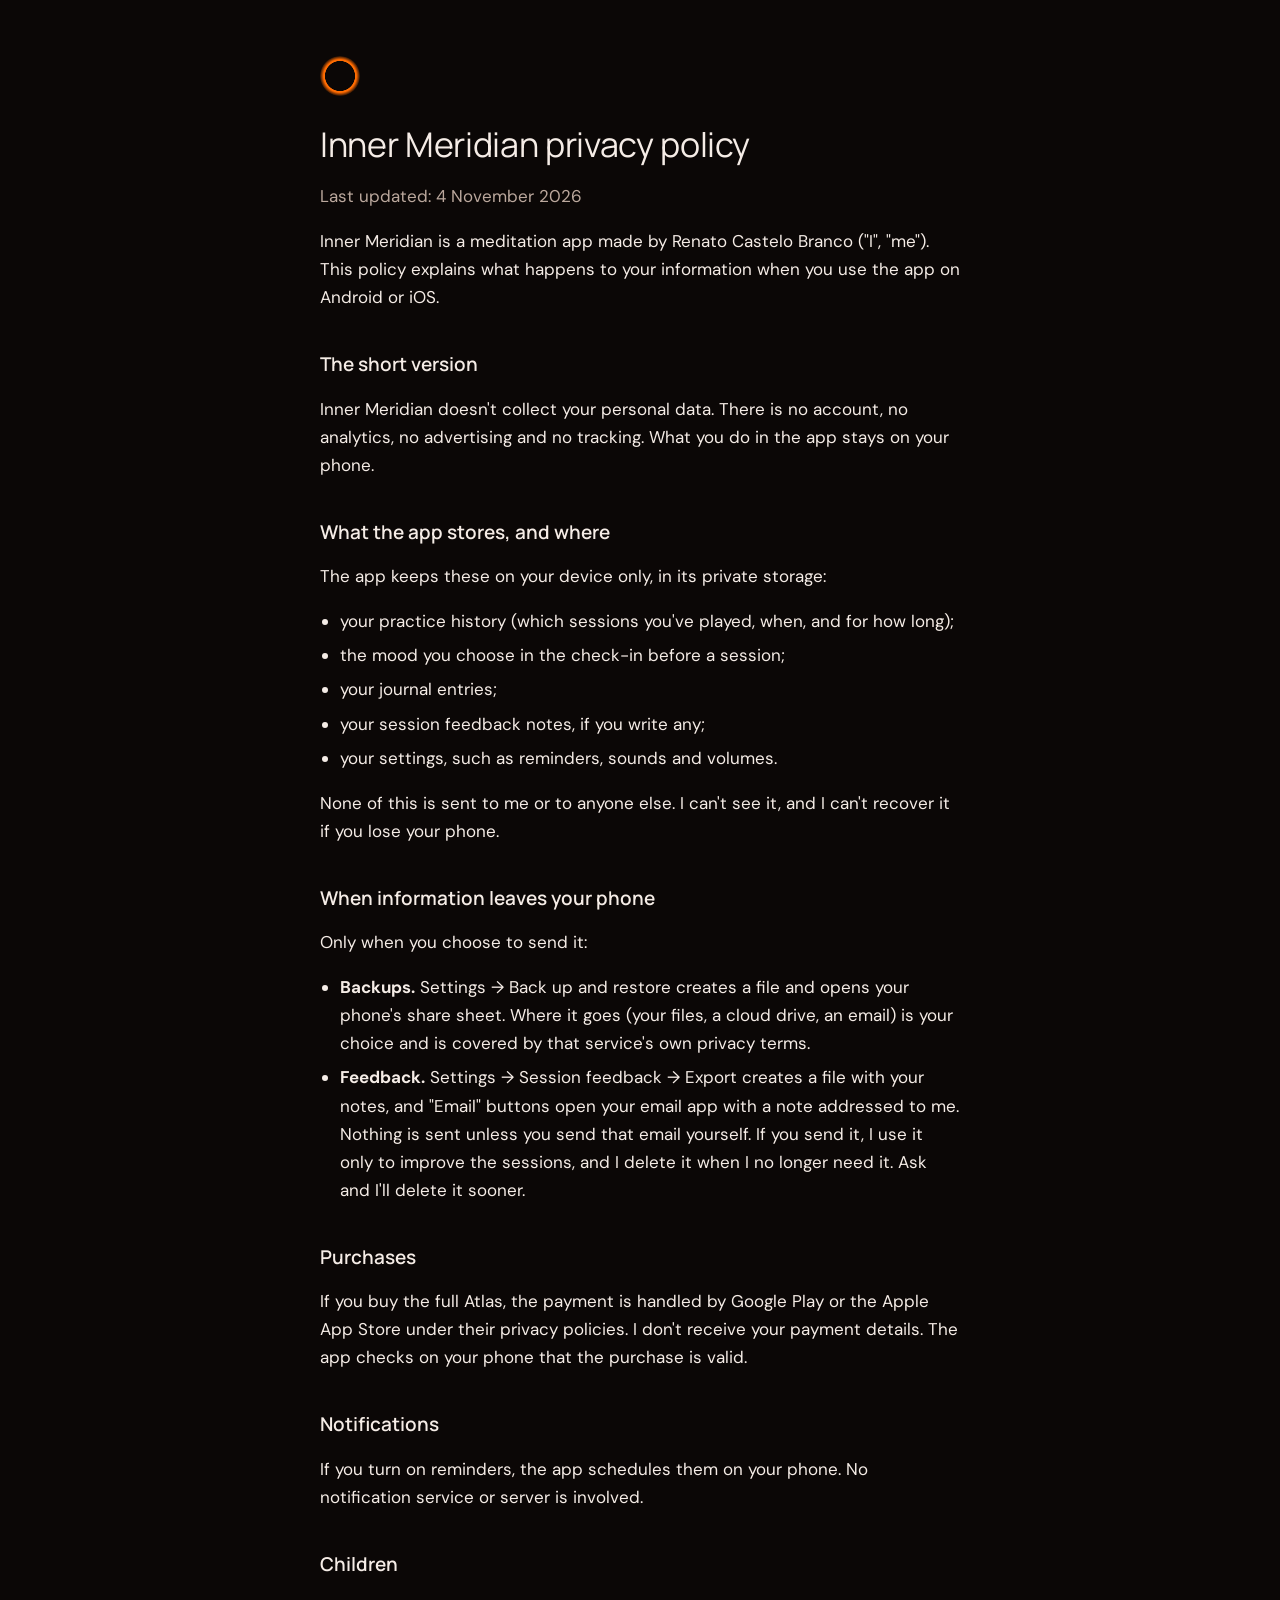
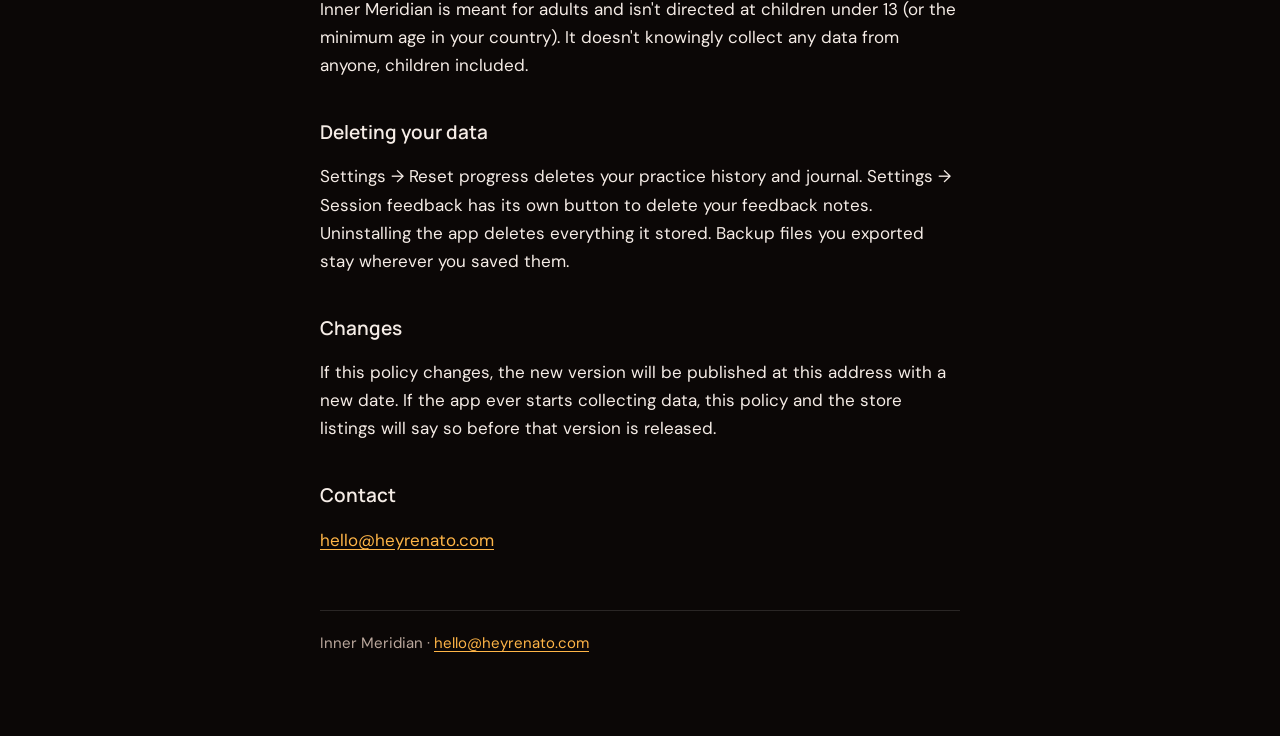
<file: inner-meridian/privacy/index.html>
<!doctype html>
<html lang="en">
<head>
<meta charset="utf-8">
<meta name="viewport" content="width=device-width, initial-scale=1">
<title>Inner Meridian privacy policy</title>
<meta name="description" content="How Inner Meridian handles your information: no account, no tracking, everything stays on your phone.">
<link rel="icon" href="../favicon.png">
<link rel="preconnect" href="https://fonts.googleapis.com">
<link rel="preconnect" href="https://fonts.gstatic.com" crossorigin>
<link href="https://fonts.googleapis.com/css2?family=DM+Sans:wght@400;500&family=Manrope:wght@400;600&display=swap" rel="stylesheet">
<style>
  :root { --bg: #0b0706; --raised: #1e1612; --text: #f5ece6; --muted: #bba89d; --accent: #ffb547; --line: #ffffff20; }
  * { box-sizing: border-box; }
  body { margin: 0; background: var(--bg); color: var(--text); font: 400 17px/1.65 'DM Sans', system-ui, sans-serif; }
  main { max-width: 680px; margin: 0 auto; padding: 56px 20px 80px; }
  .mark { width: 40px; height: 40px; border-radius: 50%; margin-bottom: 28px;
    background: radial-gradient(circle at 50% 50%, var(--bg) 52%, transparent 54%),
                radial-gradient(circle at 50% 50%, #ffb547 0, #ff6a00 58%, #ff5a3c00 72%); }
  h1 { font: 400 34px/1.2 Manrope, system-ui, sans-serif; margin: 0 0 8px; letter-spacing: -0.01em; }
  h2 { font: 600 19px/1.4 Manrope, system-ui, sans-serif; margin: 40px 0 8px; }
  p, li { color: var(--text); }
  em { color: var(--muted); font-style: normal; }
  ul { padding-left: 1.2em; }
  li { margin: 6px 0; }
  a { color: var(--accent); text-underline-offset: 3px; }
  .lead { color: var(--muted); }
  footer { margin-top: 56px; padding-top: 20px; border-top: 1px solid var(--line); color: var(--muted); font-size: 15px; }
</style>
</head>
<body>
<main>
<div class="mark" aria-hidden="true"></div>
<h1>Inner Meridian privacy policy</h1>
<p><em>Last updated: 4 November 2026</em></p>
<p>Inner Meridian is a meditation app made by Renato Castelo Branco ("I", "me"). This policy explains what happens to your information when you use the app on Android or iOS.</p>
<h2>The short version</h2>
<p>Inner Meridian doesn't collect your personal data. There is no account, no analytics, no advertising and no tracking. What you do in the app stays on your phone.</p>
<h2>What the app stores, and where</h2>
<p>The app keeps these on your device only, in its private storage:</p>
<ul><li>your practice history (which sessions you've played, when, and for how long);</li><li>the mood you choose in the check-in before a session;</li><li>your journal entries;</li><li>your session feedback notes, if you write any;</li><li>your settings, such as reminders, sounds and volumes.</li></ul>
<p>None of this is sent to me or to anyone else. I can't see it, and I can't recover it if you lose your phone.</p>
<h2>When information leaves your phone</h2>
<p>Only when you choose to send it:</p>
<ul><li><strong>Backups.</strong> Settings → Back up and restore creates a file and opens your phone's share sheet. Where it goes (your files, a cloud drive, an email) is your choice and is covered by that service's own privacy terms.</li><li><strong>Feedback.</strong> Settings → Session feedback → Export creates a file with your notes, and "Email" buttons open your email app with a note addressed to me. Nothing is sent unless you send that email yourself. If you send it, I use it only to improve the sessions, and I delete it when I no longer need it. Ask and I'll delete it sooner.</li></ul>
<h2>Purchases</h2>
<p>If you buy the full Atlas, the payment is handled by Google Play or the Apple App Store under their privacy policies. I don't receive your payment details. The app checks on your phone that the purchase is valid.</p>
<h2>Notifications</h2>
<p>If you turn on reminders, the app schedules them on your phone. No notification service or server is involved.</p>
<h2>Children</h2>
<p>Inner Meridian is meant for adults and isn't directed at children under 13 (or the minimum age in your country). It doesn't knowingly collect any data from anyone, children included.</p>
<h2>Deleting your data</h2>
<p>Settings → Reset progress deletes your practice history and journal. Settings → Session feedback has its own button to delete your feedback notes. Uninstalling the app deletes everything it stored. Backup files you exported stay wherever you saved them.</p>
<h2>Changes</h2>
<p>If this policy changes, the new version will be published at this address with a new date. If the app ever starts collecting data, this policy and the store listings will say so before that version is released.</p>
<h2>Contact</h2>
<p><a href="mailto:hello@heyrenato.com">hello@heyrenato.com</a></p>
<footer>Inner Meridian · <a href="mailto:hello@heyrenato.com">hello@heyrenato.com</a></footer>
</main>
</body>
</html>
</file>
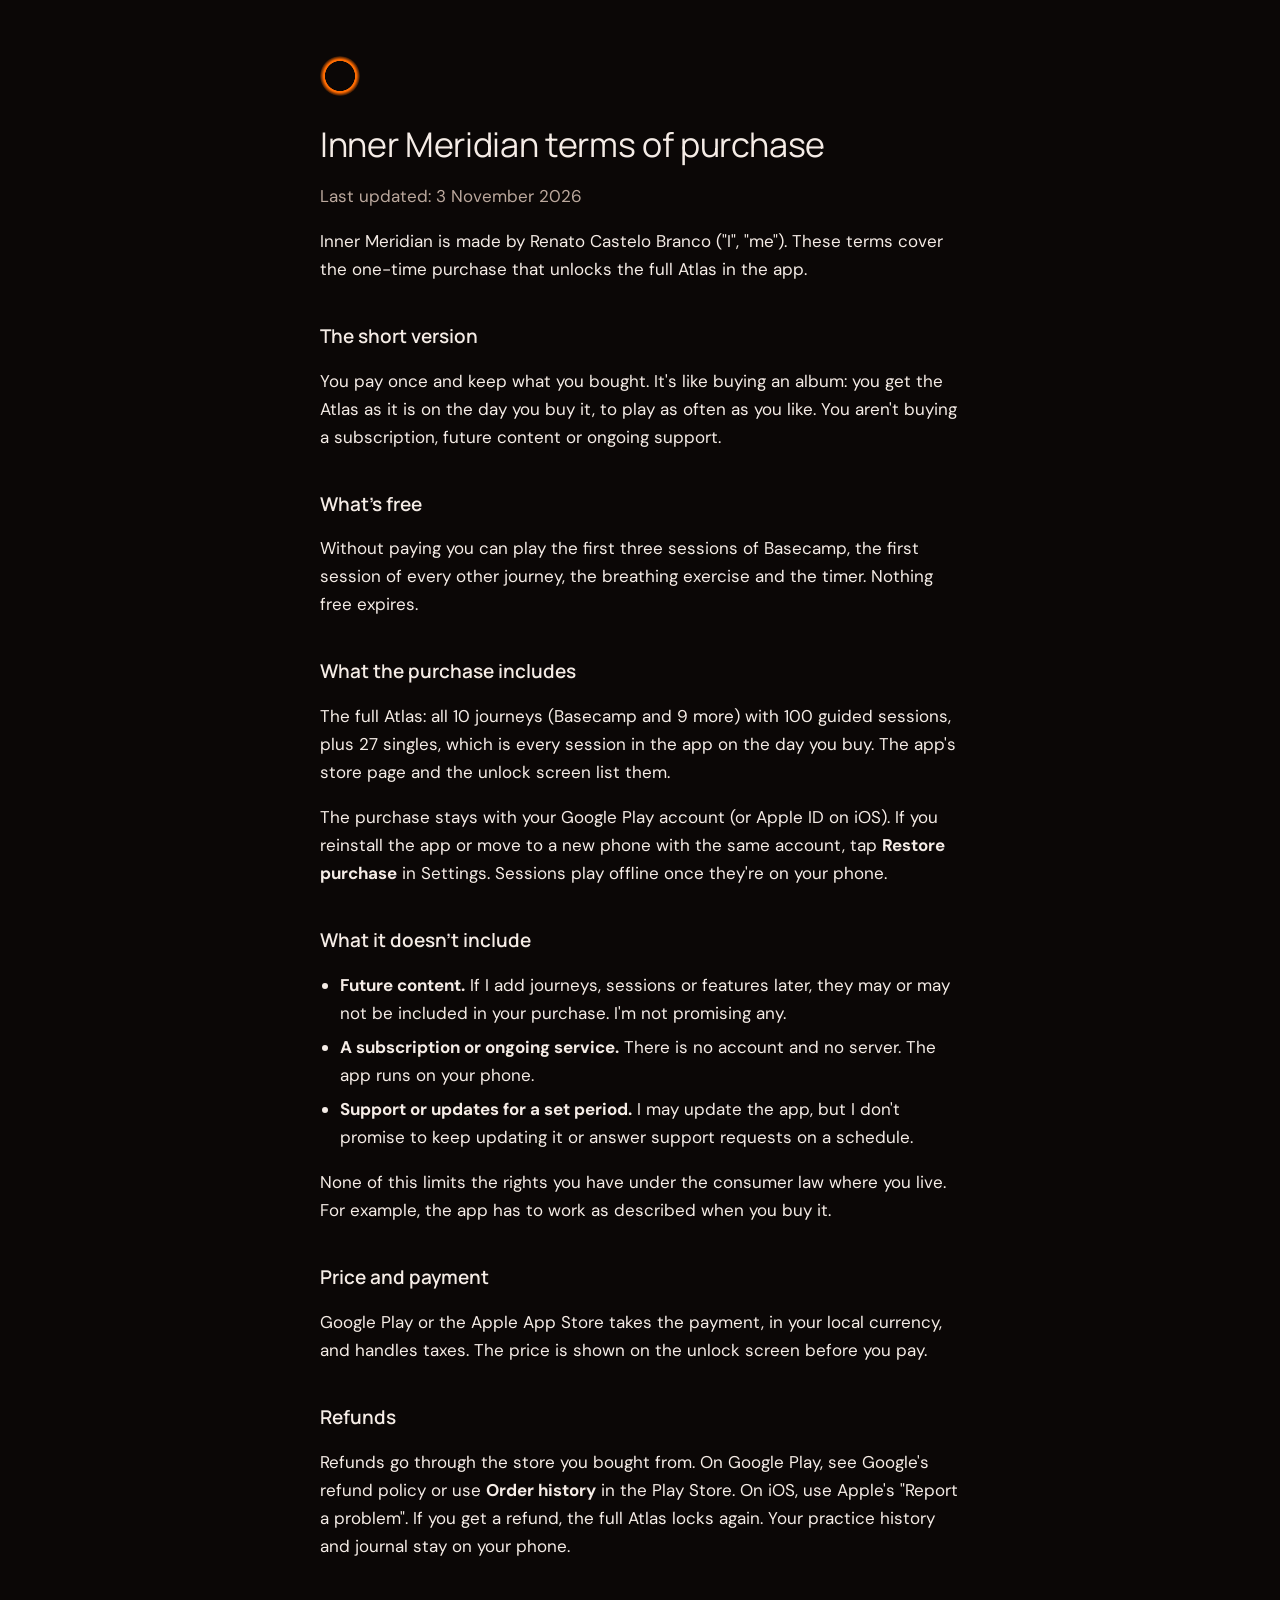
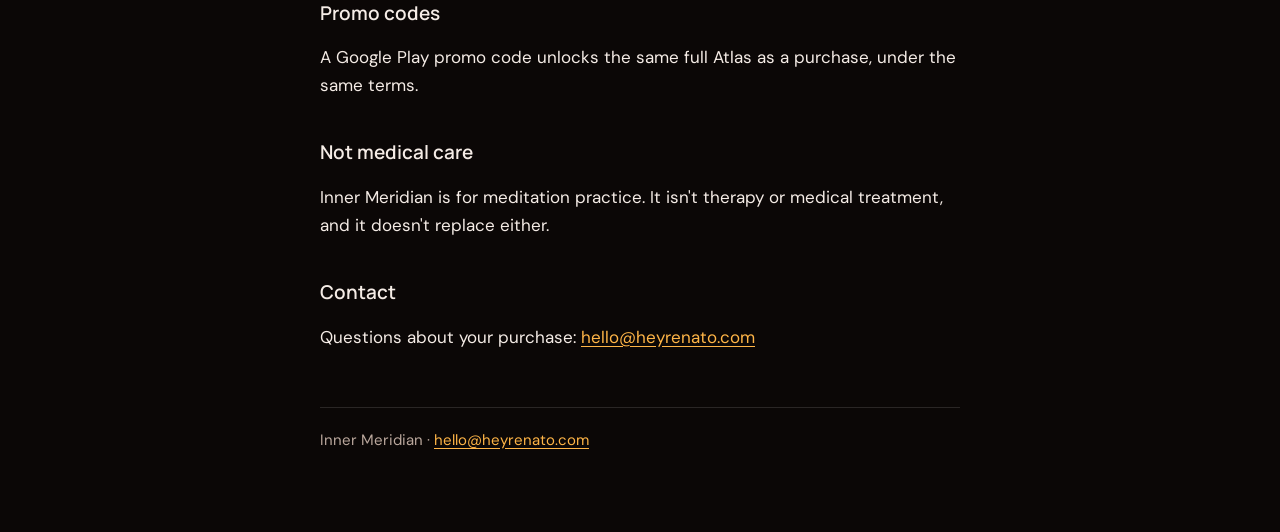
<file: inner-meridian/terms/index.html>
<!doctype html>
<html lang="en">
<head>
<meta charset="utf-8">
<meta name="viewport" content="width=device-width, initial-scale=1">
<title>Inner Meridian terms of purchase</title>
<meta name="description" content="What the one-time Inner Meridian purchase includes: the full Atlas as it is today, yours to keep. No subscription.">
<link rel="icon" href="../favicon.png">
<link rel="preconnect" href="https://fonts.googleapis.com">
<link rel="preconnect" href="https://fonts.gstatic.com" crossorigin>
<link href="https://fonts.googleapis.com/css2?family=DM+Sans:wght@400;500&family=Manrope:wght@400;600&display=swap" rel="stylesheet">
<style>
  :root { --bg: #0b0706; --raised: #1e1612; --text: #f5ece6; --muted: #bba89d; --accent: #ffb547; --line: #ffffff20; }
  * { box-sizing: border-box; }
  body { margin: 0; background: var(--bg); color: var(--text); font: 400 17px/1.65 'DM Sans', system-ui, sans-serif; }
  main { max-width: 680px; margin: 0 auto; padding: 56px 20px 80px; }
  .mark { width: 40px; height: 40px; border-radius: 50%; margin-bottom: 28px;
    background: radial-gradient(circle at 50% 50%, var(--bg) 52%, transparent 54%),
                radial-gradient(circle at 50% 50%, #ffb547 0, #ff6a00 58%, #ff5a3c00 72%); }
  h1 { font: 400 34px/1.2 Manrope, system-ui, sans-serif; margin: 0 0 8px; letter-spacing: -0.01em; }
  h2 { font: 600 19px/1.4 Manrope, system-ui, sans-serif; margin: 40px 0 8px; }
  p, li { color: var(--text); }
  em { color: var(--muted); font-style: normal; }
  ul { padding-left: 1.2em; }
  li { margin: 6px 0; }
  a { color: var(--accent); text-underline-offset: 3px; }
  .lead { color: var(--muted); }
  footer { margin-top: 56px; padding-top: 20px; border-top: 1px solid var(--line); color: var(--muted); font-size: 15px; }
</style>
</head>
<body>
<main>
<div class="mark" aria-hidden="true"></div>
<h1>Inner Meridian terms of purchase</h1>
<p><em>Last updated: 3 November 2026</em></p>
<p>Inner Meridian is made by Renato Castelo Branco ("I", "me"). These terms cover the one-time purchase that unlocks the full Atlas in the app.</p>
<h2>The short version</h2>
<p>You pay once and keep what you bought. It's like buying an album: you get the Atlas as it is on the day you buy it, to play as often as you like. You aren't buying a subscription, future content or ongoing support.</p>
<h2>What's free</h2>
<p>Without paying you can play the first three sessions of Basecamp, the first session of every other journey, the breathing exercise and the timer. Nothing free expires.</p>
<h2>What the purchase includes</h2>
<p>The full Atlas: all 10 journeys (Basecamp and 9 more) with 100 guided sessions, plus 27 singles, which is every session in the app on the day you buy. The app's store page and the unlock screen list them.</p>
<p>The purchase stays with your Google Play account (or Apple ID on iOS). If you reinstall the app or move to a new phone with the same account, tap <strong>Restore purchase</strong> in Settings. Sessions play offline once they're on your phone.</p>
<h2>What it doesn't include</h2>
<ul>
<li><strong>Future content.</strong> If I add journeys, sessions or features later, they may or may not be included in your purchase. I'm not promising any.</li>
<li><strong>A subscription or ongoing service.</strong> There is no account and no server. The app runs on your phone.</li>
<li><strong>Support or updates for a set period.</strong> I may update the app, but I don't promise to keep updating it or answer support requests on a schedule.</li>
</ul>
<p>None of this limits the rights you have under the consumer law where you live. For example, the app has to work as described when you buy it.</p>
<h2>Price and payment</h2>
<p>Google Play or the Apple App Store takes the payment, in your local currency, and handles taxes. The price is shown on the unlock screen before you pay.</p>
<h2>Refunds</h2>
<p>Refunds go through the store you bought from. On Google Play, see Google's refund policy or use <strong>Order history</strong> in the Play Store. On iOS, use Apple's "Report a problem". If you get a refund, the full Atlas locks again. Your practice history and journal stay on your phone.</p>
<h2>Promo codes</h2>
<p>A Google Play promo code unlocks the same full Atlas as a purchase, under the same terms.</p>
<h2>Not medical care</h2>
<p>Inner Meridian is for meditation practice. It isn't therapy or medical treatment, and it doesn't replace either.</p>
<h2>Contact</h2>
<p>Questions about your purchase: <a href="mailto:hello@heyrenato.com">hello@heyrenato.com</a></p>
<footer>Inner Meridian · <a href="mailto:hello@heyrenato.com">hello@heyrenato.com</a></footer>
</main>
</body>
</html>
</file>
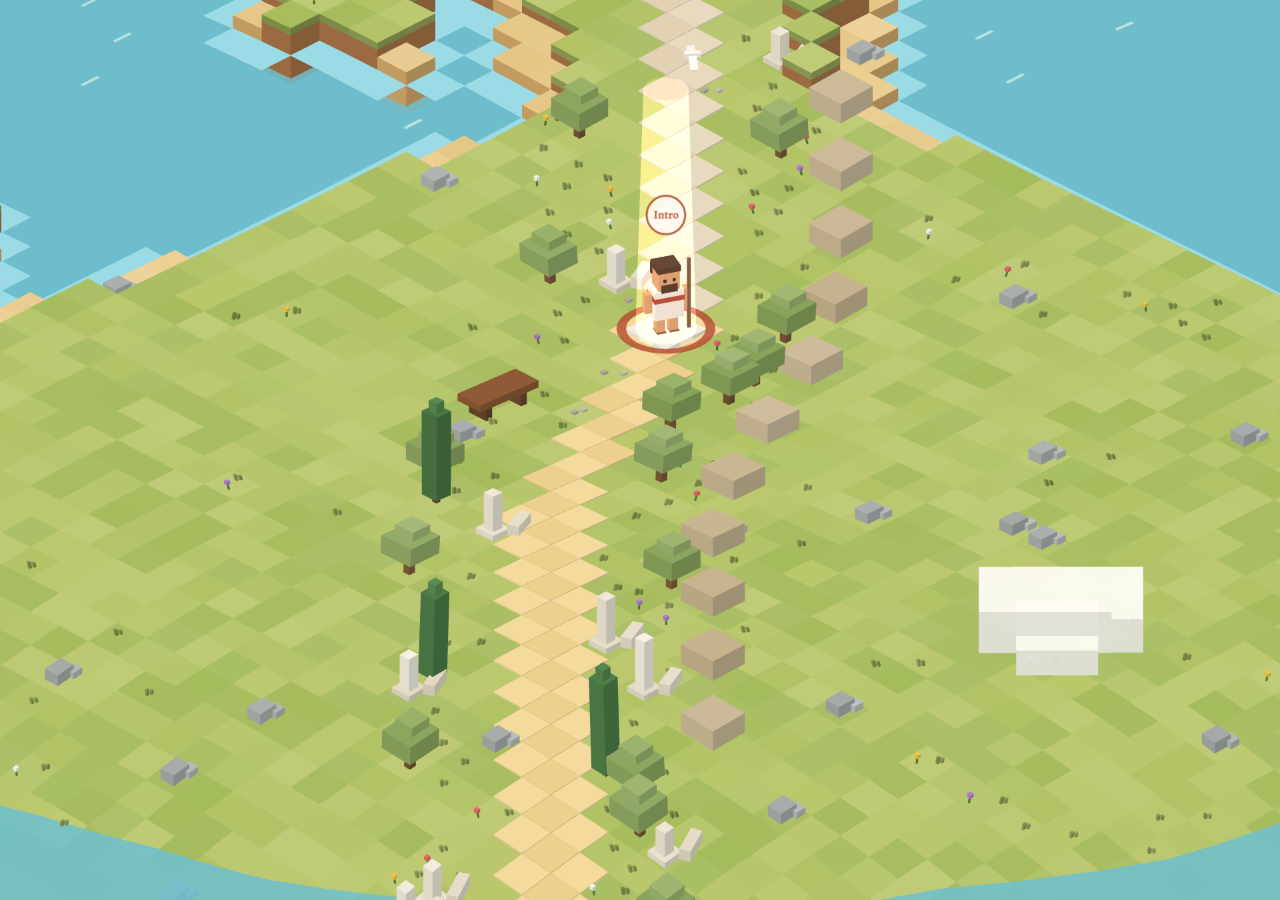
<file: a-wiser-way/world.html>
<!doctype html>
<html lang="en">
<head>
<meta charset="utf-8">
<meta name="viewport" content="width=device-width, initial-scale=1">
<title>A Wiser Way: the road</title>
<style>
html,body{margin:0;width:100%;height:100%;overflow:hidden;background:#9FD8F0}
canvas{display:block;width:100%;height:100%}
</style>
</head>
<body>
<canvas aria-hidden="true"></canvas>
<script>
// The app's own map runtime, hosted here instead of in the app's WebView.
// It reports to "ReactNativeWebView"; on the web that channel is the parent page.
// The world can start before the page listens, so "ready" and "firstFrame" are kept and
// repeated when the page says hello.
const seen = {};
const post = message => parent.postMessage({ awwWorld: message }, location.origin);
window.ReactNativeWebView = { postMessage: data => { const m = JSON.parse(data); if (m.type === 'ready' || m.type === 'firstFrame') seen[m.type] = m; post(m); } };
addEventListener('message', event => {
  if (event.origin !== location.origin || !event.data) return;
  if (event.data.awwHello) ['ready', 'firstFrame'].forEach(type => seen[type] && post(seen[type]));
  else if (event.data.awwCommand && window.mapBridge) window.mapBridge(event.data.awwCommand);
});
</script>
<script src="world.js?v=63f4cd8d"></script>
<script>mountMap({ focusSession: 0, paused: false });</script>
</body>
</html>
</file>
<file: a-wiser-way/landing.css>
/* Direction A, "The Pilgrim's Book": tokens and details from design/direction-a and src/design/tokens.ts. */
:root{--paper:#F7F2E8;--sand:#EDE5D6;--leaf:#FFFAF2;--ink:#221C15;--ink2:#3B332A;--ink3:#5B5145;--line:#D9CFBD;--dot:#A99C86;--accent:#B4492F;--sky:#9FD8F0;--serif:'Alegreya',Georgia,serif;--caps:'Alegreya SC','Alegreya',Georgia,serif;--ease:cubic-bezier(.2,.7,.2,1)}
*{box-sizing:border-box;font-feature-settings:"lnum"}
html{scroll-behavior:smooth;scroll-padding-top:24px}
body{margin:0;background:var(--paper);color:var(--ink);font:400 20px/1.55 var(--serif);-webkit-font-smoothing:antialiased;overflow-x:hidden}
h1,h2,h3,p,figure,blockquote{margin:0}h1,h2,h3{line-height:1.08;font-weight:500}
a{color:inherit}img{max-width:100%;display:block}button{font:inherit;color:inherit}
button,a,input{-webkit-tap-highlight-color:transparent}
:focus-visible{outline:3px solid var(--accent);outline-offset:5px}
[hidden]{display:none!important}
.wrap{width:min(1200px,calc(100% - 64px));margin-inline:auto}
.section{padding-block:120px}
.eyebrow{font:700 15px/1.4 var(--caps);letter-spacing:.1em;color:var(--accent);margin-bottom:18px}
h2{font-size:clamp(36px,4.4vw,56px);letter-spacing:-.015em}
h2 em,h1 em{font-weight:400}
.section-intro{max-width:760px}.section-intro>p:last-child:not(.eyebrow){max-width:620px;color:var(--ink3);margin-top:22px}
.skip-link{position:absolute;top:8px;left:8px;padding:12px;background:var(--paper);z-index:20;transform:translateY(-160%)}.skip-link:focus{transform:none}
.sr-only,.step-alt{position:absolute;width:1px;height:1px;overflow:hidden;clip:rect(0 0 0 0);white-space:nowrap}

/* Stamped buttons: flat, near-square, with a fine inner line, like a tooled book cover. */
.stamped{display:inline-flex;align-items:center;gap:12px;min-height:56px;padding:0 22px;border:0;border-radius:4px;background:var(--accent);color:var(--leaf);font:700 18px/1.2 var(--caps);letter-spacing:.04em;cursor:pointer;box-shadow:inset 0 0 0 3px var(--accent),inset 0 0 0 4px rgba(255,250,242,.45),0 10px 24px rgba(180,73,47,.22);transition:transform .25s var(--ease),box-shadow .25s,background .25s}
.stamped:hover{background:#9C3D27;box-shadow:inset 0 0 0 3px #9C3D27,inset 0 0 0 4px rgba(255,250,242,.45),0 14px 30px rgba(180,73,47,.3);transform:translateY(-2px)}
.stamped:active{transform:translateY(0)}
.intro-icon{width:12px;height:14px;flex:none;background:currentColor;clip-path:polygon(0 0,100% 50%,0 100%)}
[aria-pressed="true"] .intro-icon,.is-playing .mini-play .intro-icon{clip-path:none;background:linear-gradient(90deg,currentColor 0 36%,transparent 36% 64%,currentColor 64%)}
.intro-time{font:400 17px var(--serif);letter-spacing:0;opacity:.9;white-space:nowrap;font-variant-numeric:tabular-nums}

/* Masthead floats over the world. */
.masthead{position:absolute;top:0;left:0;right:0;z-index:5;display:flex;align-items:center;justify-content:space-between;gap:24px;padding:24px max(32px,calc((100% - 1200px)/2))}
.wordmark{display:flex;gap:12px;white-space:nowrap;align-items:center;font-weight:800;font-size:25px;text-decoration:none}.wordmark img{border-radius:9px;box-shadow:0 2px 8px rgba(34,28,21,.15)}
.text-link{font:700 16px var(--caps);text-decoration:none;letter-spacing:.06em;padding:10px 14px;border-radius:4px;background:rgba(247,242,232,.8);backdrop-filter:blur(6px)}.text-link:hover{text-decoration:underline;text-underline-offset:4px}

/* Hero: the app's own living world, full bleed. */
.hero{position:relative;min-height:max(700px,100svh);display:flex;align-items:center;overflow:hidden;isolation:isolate;background:var(--paper)}
.hero-world{position:absolute;inset:0;z-index:-2;transform-origin:68% 50%;will-change:transform}
.hero-world iframe{position:absolute;top:0;left:0;width:136%;height:100%;border:0;pointer-events:none;opacity:0;transform:scale(1.04);transition:opacity 1.6s,transform 2.4s var(--ease)}
.hero-world.live:not(.failed) iframe{opacity:1;transform:none}.hero-world.resetting iframe{opacity:0;transition:opacity .8s}
.world-fallback{position:absolute;inset:0;background:72% center/cover no-repeat;opacity:0;transition:opacity 1s}
.hero-world.failed .world-fallback,html:not(.js) .world-fallback{background-image:url(img/fallback.webp);opacity:1}
/* While the world loads: three steps along the road, lit in turn. */
.world-loader{position:absolute;top:0;bottom:0;left:40%;right:0;display:flex;flex-direction:column;align-items:center;justify-content:center;gap:18px;transition:opacity .6s}
.hero-world.live .world-loader,.hero-world.failed .world-loader{opacity:0;pointer-events:none}
.loader-steps{display:flex;gap:16px;transform:rotate(-24deg)}
.loader-steps i{width:14px;height:14px;background:var(--accent);transform:rotate(45deg) scale(.6);opacity:.25;animation:footstep 1.5s ease-in-out infinite}
.loader-steps i:nth-child(2){animation-delay:.25s}.loader-steps i:nth-child(3){animation-delay:.5s}
@keyframes footstep{30%{opacity:1;transform:rotate(45deg) scale(1)}60%{opacity:.25;transform:rotate(45deg) scale(.6)}}
.loader-text{font:italic 400 17px var(--serif);color:var(--ink3)}
.hero-veil{position:absolute;inset:0;z-index:-1;pointer-events:none;background:linear-gradient(90deg,var(--paper) 0,var(--paper) 30%,rgba(247,242,232,.82) 41%,rgba(247,242,232,0) 58%),linear-gradient(var(--paper),rgba(247,242,232,0) 20%),linear-gradient(rgba(247,242,232,0) 80%,var(--paper))}
.hero-copy{width:min(1200px,calc(100% - 64px));margin-inline:auto;padding-block:132px 96px}
.hero-copy>*{max-width:560px}
.hero h1{font-size:clamp(48px,5.6vw,80px);font-weight:700;letter-spacing:-.025em;line-height:1.02}
.hero-lede{font-size:25px;line-height:1.4;margin-top:28px;max-width:500px}
.hero-description{font-size:20px;color:var(--ink3);margin-top:14px;max-width:480px}
.listen{margin-top:32px}
.scrub{display:flex;flex-direction:column;gap:6px;margin-top:18px;max-width:420px}
.scrub-time{display:flex;justify-content:space-between;font-size:16px;color:var(--ink3);font-variant-numeric:tabular-nums}
.scrub-range{--p:0%;-webkit-appearance:none;appearance:none;width:100%;height:24px;margin:0;background:linear-gradient(var(--accent),var(--accent)) 0 50%/var(--p) 3px no-repeat,linear-gradient(var(--line),var(--line)) 0 50%/100% 3px no-repeat;cursor:pointer}
.scrub-range::-webkit-slider-thumb{-webkit-appearance:none;width:14px;height:14px;background:var(--accent);transform:rotate(45deg);box-shadow:0 0 0 3px var(--paper)}
.scrub-range::-moz-range-thumb{width:13px;height:13px;border:0;border-radius:0;background:var(--accent);transform:rotate(45deg);box-shadow:0 0 0 3px var(--paper)}
.audio-status:empty{display:none}.audio-status{font-size:17px;margin-top:10px}
.availability{font-size:16px;color:var(--ink3);margin-top:18px}.availability span{padding-inline:5px}

.plaque{position:absolute;right:max(32px,calc((100% - 1200px)/2));bottom:40px;z-index:2;display:flex;align-items:center;gap:16px;padding:12px 18px 12px 14px;max-width:420px;background:rgba(247,242,232,.94);border-radius:4px;box-shadow:0 0 0 1px var(--dot),0 0 0 5px rgba(247,242,232,.94),0 0 0 6px var(--line),0 18px 40px rgba(34,28,21,.2);opacity:0;transform:translateY(12px);transition:opacity .8s,transform .8s var(--ease)}
.hero-world.live~.plaque{opacity:1;transform:none}
.plaque-numeral{--size:40px;width:var(--size);height:var(--size);flex:none;display:grid;place-items:center;font:700 15px var(--caps);color:var(--leaf);position:relative;transition:color .4s}
.plaque-numeral::before{content:'';position:absolute;inset:6px;background:var(--chapter,var(--accent));transform:rotate(45deg);box-shadow:0 0 0 2px var(--paper),0 0 0 3px var(--chapter,var(--accent));transition:background .6s,box-shadow .6s;z-index:-1}
.plaque-text{display:flex;flex-direction:column;min-width:0}
.plaque-name{font:500 18px/1.25 var(--serif)}.plaque-question{font:italic 400 16px/1.3 var(--serif);color:var(--ink3)}
.plaque-count{display:flex;flex-direction:column;align-items:center;padding-left:16px;margin-left:auto;border-left:1px solid var(--line);font:500 26px/1 var(--serif);font-variant-numeric:tabular-nums;min-width:58px}
.plaque-count small{font:500 12px/1.4 var(--caps);letter-spacing:.06em;color:var(--ink3)}
.plaque.swap .plaque-text{animation:plaque-in .7s var(--ease)}
@keyframes plaque-in{from{opacity:0;transform:translateY(8px)}}
.motion-toggle{position:absolute;right:max(32px,calc((100% - 1200px)/2));top:96px;z-index:2;width:40px;height:40px;display:grid;place-items:center;border:1px solid var(--ink);border-radius:4px;background:rgba(247,242,232,.9);cursor:pointer}
.motion-toggle svg{fill:var(--ink)}.motion-toggle .i-play,.motion-toggle[aria-pressed="true"] .i-pause{display:none}.motion-toggle[aria-pressed="true"] .i-play{display:block}

.js .hero-copy>*{animation:rise 1s var(--ease) both}
.js .hero-copy>:nth-child(2){animation-delay:.08s}.js .hero-copy>:nth-child(3){animation-delay:.16s}.js .hero-copy>:nth-child(4){animation-delay:.22s}.js .hero-copy>:nth-child(5){animation-delay:.3s}.js .hero-copy>:nth-child(6){animation-delay:.36s}
@keyframes rise{from{opacity:0;transform:translateY(18px)}}
.js .reveal{opacity:0;transform:translateY(28px);transition:opacity 1s,transform 1s var(--ease)}.js .reveal.is-in{opacity:1;transform:none}

/* The five free sessions, dealt like cards from a pack. */
.free{padding-bottom:96px}
.deck{list-style:none;margin:56px auto 0;padding:24px 32px 40px;display:flex;justify-content:center;max-width:1300px}
.card{--d:calc(var(--i) - 2);position:relative;flex:0 0 244px;margin-inline:-6px;min-height:430px;display:flex;flex-direction:column;gap:12px;padding:30px 26px 26px;background:var(--leaf);border-radius:4px;box-shadow:inset 0 0 0 8px var(--leaf),inset 0 0 0 9px var(--line),0 0 0 1px var(--line),0 24px 50px rgba(60,48,30,.12);transform:translateY(calc(var(--d) * var(--d) * 8px)) rotate(calc(var(--d) * 3deg));transition:transform .9s var(--ease),box-shadow .4s;transition-delay:calc(var(--i) * 70ms)}
.js .deck:not(.is-in) .card{transform:translateX(calc(var(--d) * -100%)) translateY(60px) rotate(calc(var(--d) * 6deg))}
.deck.is-in .card:hover{transform:translateY(-18px) rotate(0) scale(1.03);z-index:2;transition-delay:0s;box-shadow:inset 0 0 0 8px var(--leaf),inset 0 0 0 9px var(--accent),0 0 0 1px var(--line),0 36px 60px rgba(60,48,30,.2)}
.card-eyebrow{font:700 13px/1.4 var(--caps);letter-spacing:.08em;color:var(--accent)}
.card h3{font-size:25px;line-height:1.12}
.card-about{font-size:17px;line-height:1.45;color:var(--ink2)}
.card blockquote{font:italic 500 17px/1.4 var(--serif);padding-top:12px;border-top:1px solid var(--line)}
.card cite{display:block;margin-top:6px;font:500 13px/1.3 var(--caps);font-style:normal;letter-spacing:.04em;color:var(--ink3)}
.card-foot{margin-top:auto;font:500 14px var(--caps);letter-spacing:.06em;color:var(--ink3)}

/* Inside a session: a 3D phone that follows the reader. */
.how{background:linear-gradient(var(--paper),var(--sand) 18%,var(--sand) 82%,var(--paper))}
.how-layout{display:grid;grid-template-columns:minmax(0,1fr) minmax(0,1fr);gap:64px;margin-top:24px}
.stage{position:sticky;top:max(24px,calc(50svh - 360px));height:min(720px,calc(100svh - 48px));display:grid;place-items:center;perspective:1500px}
.device{--rx:6deg;--ry:-18deg;--rz:-1deg;position:relative;width:min(300px,calc((100svh - 160px) * .5));transform-style:preserve-3d;transform:rotateX(var(--rx)) rotateY(var(--ry)) rotateZ(var(--rz))}
.device-edge{position:absolute;inset:0;border-radius:42px;background:#16110C}
.device-body{position:relative;padding:9px;border-radius:42px;background:linear-gradient(150deg,#4A4036,#221C15 40%,#120E0A);box-shadow:inset 0 0 0 1.5px #6B5E4F,inset 0 0 0 3px #1A1510}
.device-screen{position:relative;aspect-ratio:540/1106;border-radius:33px;overflow:hidden;background:var(--paper);transform:translateZ(.5px)}
.shot{position:absolute;inset:0;width:100%;height:100%;object-fit:cover;opacity:0;transform:scale(1.06) translateY(14px);transition:opacity .7s,transform 1s var(--ease)}
.shot.is-on{opacity:1;transform:none}
.glare{position:absolute;inset:-50%;background:linear-gradient(115deg,transparent 42%,rgba(255,255,255,.28) 50%,transparent 58%);transform:translateX(var(--gx,0%));pointer-events:none}
.device-key{position:absolute;right:-3px;width:4px;border-radius:2px;background:#2A231B;transform:translateZ(-6px)}.k1{top:22%;height:9%}.k2{top:34%;height:5%}
.device-shadow{position:absolute;bottom:calc(50% - min(320px,(100svh - 160px) * .52));width:260px;height:36px;border-radius:50%;background:radial-gradient(rgba(34,28,21,.32),transparent 70%);filter:blur(10px);transform:translateX(var(--sx,0px))}
.track{--t:0;position:absolute;bottom:4px;width:220px;height:3px;background:var(--line)}
.track-fill{position:absolute;left:0;top:0;bottom:0;width:calc(var(--t) * 100%);background:var(--accent);transition:width .7s var(--ease)}
.track-diamond{position:absolute;top:-6px;left:calc(var(--t) * 100% - 7px);width:14px;height:14px;background:var(--accent);transform:rotate(45deg) scale(.85);box-shadow:0 0 0 3px var(--sand);transition:left .7s var(--ease)}
.steps{list-style:none;margin:0;padding:0}
.step-tabs{display:none}
.step{min-height:78svh;display:flex;flex-direction:column;justify-content:center;max-width:480px;opacity:.28;transform:translateX(-8px);transition:opacity .6s,transform .8s var(--ease)}
.step.is-on{opacity:1;transform:none}
.step-number{font:700 18px var(--caps);color:var(--accent);margin-bottom:12px}
.step h3{font-size:clamp(30px,3vw,40px);margin-bottom:16px}
.step p{color:var(--ink2)}

/* The road: ten chapters, drawn as you scroll. */
.road{background:var(--paper)}
.road-map{position:relative;margin-top:72px}
.road-line{position:absolute;inset:0;width:100%;height:100%;overflow:visible;pointer-events:none}
.road-bed{fill:none;stroke:var(--sand);stroke-width:22;stroke-linecap:round}
.road-ink{fill:none;stroke:var(--ink);stroke-width:2.5;stroke-linecap:round}
.road-walker{position:absolute;left:0;top:0;width:18px;height:18px;margin:-9px 0 0 -9px;background:var(--ink);border-radius:50%;box-shadow:0 0 0 4px var(--paper),0 6px 14px rgba(34,28,21,.3);z-index:2;pointer-events:none}
.stops{list-style:none;margin:0;padding:0;display:flex;flex-direction:column;gap:40px;position:relative}
.stop{display:flex;align-items:center;gap:24px;width:calc(42% + 30px)}
.stop:nth-child(odd){flex-direction:row-reverse;text-align:right}
.stop:nth-child(even){margin-left:calc(58% - 30px)}
.stop-mark{width:60px;height:60px;flex:none;display:grid;place-items:center;position:relative;z-index:1;font:700 16px var(--caps);color:var(--leaf)}
.stop-mark::before{content:'';position:absolute;inset:11px;background:var(--accent);transform:rotate(45deg);box-shadow:0 0 0 4px var(--paper),0 0 0 5px var(--accent);transition:transform .6s var(--ease),background .6s,box-shadow .6s;z-index:-1}
.js .stop:not(.is-lit) .stop-mark{color:var(--dot)}
.js .stop:not(.is-lit) .stop-mark::before{background:var(--paper);box-shadow:0 0 0 4px var(--paper),0 0 0 5px var(--line);transform:rotate(45deg) scale(.82)}
.stop-text{transition:opacity .8s,transform .8s var(--ease)}
.js .stop:not(.is-lit) .stop-text{opacity:.35}
.stop-guides{font:700 14px/1.4 var(--caps);letter-spacing:.07em;color:var(--accent);margin-bottom:4px}
.stop h3{font-size:clamp(25px,2.4vw,32px)}
.stop-q{font-style:italic;color:var(--ink2);margin-top:4px}

/* Journal: a page from your own book. */
.journal{background:var(--sand)}
.journal-layout{display:grid;grid-template-columns:minmax(0,1fr) minmax(0,1fr);gap:80px;align-items:center}
.journal-text>p:not(.eyebrow){color:var(--ink3);margin-top:22px;max-width:480px}
.page{transform:rotate(-1.5deg);transition:transform .8s var(--ease)}.page:hover{transform:rotate(0)}
.js .page.reveal:not(.is-in){transform:rotate(-4deg) translateY(40px)}
.page-inner{background:var(--leaf);padding:40px 40px 36px;border-radius:4px;box-shadow:inset 0 0 0 8px var(--leaf),inset 0 0 0 9px var(--line),0 0 0 1px var(--line),0 30px 60px rgba(60,48,30,.14)}
.page-eyebrow{font:700 14px var(--caps);letter-spacing:.08em;color:var(--accent)}
.page-title{font:500 30px/1.15 var(--serif);margin-top:10px}
.page-date{font:italic 400 17px var(--serif);color:var(--ink3);margin-top:8px}
.page-entry{position:relative;margin-top:22px;font:italic 400 23px/34px var(--serif);background:repeating-linear-gradient(transparent 0 33px,var(--line) 33px 34px)}
.page-entry .ghost{visibility:hidden}.page-entry .typed{position:absolute;inset:0}
.page-entry.typing .typed::after{content:'';display:inline-block;width:2px;height:24px;margin-left:2px;vertical-align:-4px;background:var(--accent);animation:blink 1s steps(1) infinite}
@keyframes blink{50%{opacity:0}}
.page figcaption{margin-top:18px;font:italic 400 16px var(--serif);color:var(--ink3);text-align:center}

/* The offer: one hundred stops, five lit. */
.offer-layout{display:grid;grid-template-columns:minmax(0,1.1fr) minmax(0,1fr);gap:80px;align-items:center}
.offer-text{color:var(--ink3);margin-top:22px;max-width:520px}
.promises{list-style:none;padding:0;margin:36px 0 0;display:grid;gap:18px;max-width:520px}
.promises li{display:flex;gap:16px;align-items:baseline;border-top:1px solid var(--line);padding-top:16px}
.promises strong{font-weight:500;font-size:22px;flex:0 0 190px}.promises span{font-size:18px;color:var(--ink3)}
.hundred{display:grid;grid-template-columns:repeat(10,minmax(0,1fr));gap:10px;width:100%;max-width:420px;justify-self:center}
.hundred i{aspect-ratio:1;position:relative;display:block}
.hundred i::before{content:'';position:absolute;inset:22%;border:1.5px solid var(--row,var(--dot));transform:rotate(45deg) scale(var(--s,1));opacity:var(--o,1);transition:transform .5s var(--ease),opacity .5s,background .5s;transition-delay:calc(var(--n) * 9ms)}
.js .hundred:not(.is-in) i::before{--s:.2;--o:0}
.hundred i.is-free::before{background:var(--accent);border-color:var(--accent)}
.hundred.is-lit i.free::before{animation:glow 2.4s ease-in-out infinite;animation-delay:calc(var(--n) * 120ms)}
@keyframes glow{50%{box-shadow:0 0 0 4px rgba(180,73,47,.18)}}
.hundred-legend{grid-column:1/-1;display:flex;justify-content:space-between;margin-top:12px;font:500 14px var(--caps);letter-spacing:.06em;color:var(--ink3)}
.hundred-legend b{color:var(--accent);font-weight:700}

/* Closing. */
.closing{background:var(--sand);text-align:center}
.closing-inner{display:flex;flex-direction:column;align-items:center}
.arch{width:240px;height:280px;margin-bottom:40px;overflow:hidden;border-radius:120px 120px 6px 6px;box-shadow:0 0 0 1px var(--dot),0 0 0 6px var(--sand),0 0 0 7px var(--line)}
.arch img{width:100%;height:100%;object-fit:cover;object-position:62% 60%;animation:drift 24s ease-in-out infinite alternate}
@keyframes drift{to{transform:scale(1.18) translate(-4%,3%)}}
.closing h2{font-size:clamp(42px,5vw,64px)}
.closing-text{color:var(--ink3);margin:18px auto 28px}
.audio-download{display:inline-block;font:italic 16px var(--serif);color:var(--ink3);margin-top:12px;text-underline-offset:4px}

/* Store buttons: placeholders until the listings exist. */
.stores{display:flex;flex-wrap:wrap;gap:10px;margin-top:16px}.stores-center{justify-content:center;margin-top:20px}
.store{display:inline-flex;align-items:center;gap:10px;min-height:52px;padding:0 18px 0 14px;border-radius:4px;background:var(--ink);color:var(--paper);text-decoration:none;box-shadow:inset 0 0 0 3px var(--ink),inset 0 0 0 4px rgba(247,242,232,.3);transition:transform .25s var(--ease),background .25s}
.store:hover{background:#3B332A;box-shadow:inset 0 0 0 3px #3B332A,inset 0 0 0 4px rgba(247,242,232,.3);transform:translateY(-2px)}
.store svg{flex:none}.store span{display:flex;flex-direction:column;font:500 18px/1.1 var(--serif);white-space:nowrap}
.store small{font:700 11px/1.3 var(--caps);letter-spacing:.08em;opacity:.75}
.store[aria-disabled="true"]{cursor:default}

/* The dock: the introduction and the stores, on screen everywhere past the hero. */
.dock{position:fixed;left:50%;bottom:max(16px,env(safe-area-inset-bottom));z-index:10;display:flex;align-items:center;gap:14px;padding:8px 8px 8px 8px;background:rgba(247,242,232,.96);backdrop-filter:blur(8px);border-radius:6px;box-shadow:0 0 0 1px var(--dot),0 0 0 5px rgba(247,242,232,.96),0 0 0 6px var(--line),0 20px 44px rgba(34,28,21,.22);transform:translate(-50%,180%);transition:transform .6s var(--ease)}
.dock.is-on{transform:translate(-50%,0)}
.mini-play{width:44px;height:44px;flex:none;display:grid;place-items:center;border:0;border-radius:50%;background:var(--accent);color:var(--leaf);cursor:pointer;box-shadow:inset 0 0 0 3px var(--accent),inset 0 0 0 4px rgba(255,250,242,.45)}
.mini-text{display:flex;flex-direction:column;gap:7px}
.mini-label{font:700 14px/1 var(--caps);letter-spacing:.06em;white-space:nowrap}
.mini-bar{width:130px;height:3px;background:var(--line);position:relative}.mini-fill{position:absolute;left:0;top:0;bottom:0;width:0;background:var(--accent)}
.mini-time{font-size:15px;font-variant-numeric:tabular-nums;color:var(--ink3);min-width:44px;white-space:nowrap}
.dock-progress{display:none}
.stores-dock{margin:0;padding-left:14px;border-left:1px solid var(--line);flex-wrap:nowrap;gap:8px}
.stores-dock .store{min-height:46px;padding:0 14px 0 11px}.stores-dock .store span{font-size:16px}.stores-dock svg{width:19px;height:19px}

.site-footer{padding-block:28px 140px;display:flex;gap:24px;flex-wrap:wrap;font-size:16px;color:var(--ink3)}.site-footer span{margin-left:auto}
.policy{max-width:760px;padding-block:56px 80px}.policy h1{font-size:48px;margin-bottom:28px}.policy h2{font-size:28px;margin-top:32px;margin-bottom:12px}.policy p,.policy ul{margin-bottom:18px}

@media(max-width:1100px){
  .deck{justify-content:flex-start;overflow-x:auto;scroll-snap-type:x mandatory;padding-inline:32px;gap:16px;scrollbar-width:none}
  .deck::-webkit-scrollbar{display:none}
  .card,.js .deck:not(.is-in) .card{margin:0;transform:none;scroll-snap-align:center}
  .js .deck:not(.is-in) .card{opacity:0;transform:translateY(40px)}
  .card{transition:transform .9s var(--ease),opacity .9s;transition-delay:calc(var(--i) * 80ms)}
  .deck.is-in .card:hover{transform:translateY(-6px)}
}
@media(max-width:900px){
  .how-layout,.journal-layout,.offer-layout{gap:48px}
  .promises strong{flex-basis:auto}.promises li{flex-direction:column;gap:2px}
}
@media(max-width:420px){.masthead .text-link{display:none}}
@media(max-width:760px){
  body{font-size:19px}
  .wrap,.hero-copy{width:calc(100% - 40px)}
  .section{padding-block:80px}
  .masthead{padding:16px 20px}
  .wordmark{font-size:22px}.wordmark img{width:30px;height:30px}
  .text-link{font-size:13px;padding:8px 10px;white-space:nowrap}
  .hero{display:block;min-height:0}
  .hero-world{bottom:auto;height:58svh;overflow:hidden}
  .world-loader{left:0}
  .hero-world iframe{width:100%;height:160%}  /* the camera frames the traveller high; a taller frame brings him to the band's middle */
  .hero-veil{bottom:auto;height:58svh;background:linear-gradient(var(--paper),rgba(247,242,232,0) 18%),linear-gradient(rgba(247,242,232,0) calc(100% - 90px),var(--paper))}
  .hero-copy{padding-block:calc(58svh + 44px) 56px}
  .hero h1{font-size:clamp(42px,11.5vw,60px)}
  .hero-lede{font-size:22px;margin-top:20px}.hero-description{font-size:18px}
  .listen{margin-top:26px}.stamped{font-size:16px;padding:0 16px;gap:10px}.intro-time{font-size:16px}
  .plaque{top:calc(58svh - 34px);bottom:auto;left:20px;right:20px;max-width:none;gap:10px;padding:8px 12px 8px 8px}
  .plaque-numeral{--size:34px;font-size:13px}.plaque-name{font-size:16px}.plaque-question{font-size:14px}
  .plaque-count{font-size:20px;min-width:44px;padding-left:10px}
  .motion-toggle{top:auto;bottom:auto;top:calc(58svh - 92px);right:20px}
  .deck{margin-top:32px;padding-inline:20px}.card{flex-basis:78vw;min-height:400px}
  .how-layout{grid-template-columns:1fr;gap:0;margin-top:8px}
  .stage{position:relative;top:auto;height:auto;padding:28px 0 8px;perspective:1100px}
  .device{width:min(220px,54vw)}
  .device-shadow,.track{display:none}
  .step-tabs{display:flex;gap:4px;margin:24px 0 20px;border-bottom:1px solid var(--line)}
  .step-tabs button{flex:1;padding:10px 0;border:0;border-bottom:2px solid transparent;margin-bottom:-1px;background:none;font:700 14px var(--caps);letter-spacing:.06em;color:var(--ink3);cursor:pointer}
  .step-tabs button[aria-pressed="true"]{color:var(--accent);border-bottom-color:var(--accent)}
  .steps{display:grid}
  .step{grid-area:1/1;min-height:0;justify-content:flex-start;opacity:0;transform:translateY(8px);visibility:hidden;transition:opacity .5s,transform .6s var(--ease),visibility .5s}
  .step.is-on{visibility:visible}
  .step h3{font-size:28px;margin-bottom:10px}
  .road-map{margin-top:48px}
  .stops{gap:32px}
  .stop,.stop:nth-child(odd),.stop:nth-child(even){width:100%;margin-left:0;flex-direction:row;text-align:left;gap:16px;align-items:flex-start}
  .stop-mark{width:48px;height:48px;font-size:13px}.stop-mark::before{inset:9px}
  .journal-layout,.offer-layout{grid-template-columns:1fr}
  .page-inner{padding:28px 24px}.page-title{font-size:25px}.page-entry{font-size:20px;line-height:30px;background:repeating-linear-gradient(transparent 0 29px,var(--line) 29px 30px)}
  .hundred{gap:6px}
  .site-footer{gap:18px}.site-footer span{margin-left:0;flex-basis:100%}
  .dock{left:20px;right:20px;bottom:calc(16px + env(safe-area-inset-bottom));gap:8px;padding:6px;transform:translateY(200%);overflow:hidden}  /* clear of rounded screen corners */.dock.is-on{transform:none}
  .dock .mini-text{display:none}.dock-progress{display:block;position:absolute;left:0;right:0;top:0;height:3px}.dock .mini-time{min-width:0;font-size:14px}
  .mini-play{width:42px;height:42px}
  .stores-dock{margin-left:auto;padding-left:8px;gap:5px}.stores-dock .store{min-height:44px;padding:0 9px 0 7px;gap:6px}.stores-dock .store span{font-size:14px}.stores-dock .store small{font-size:9px}.stores-dock svg{width:17px;height:17px}
  .stores .store{flex:1 1 150px;justify-content:center}.stores-dock .store{flex:0 1 auto}
}
@media(max-width:374px){.dock{left:14px;right:14px}.dock .mini-time{display:none}}
@media(prefers-reduced-motion:reduce){
  html{scroll-behavior:auto}
  *,*::before,*::after{animation:none!important;transition:none!important}
  .js .reveal,.js .deck:not(.is-in) .card,.js .stop:not(.is-lit) .stop-text,.js .hundred:not(.is-in) i::before{opacity:1;transform:none}
}
</file>
